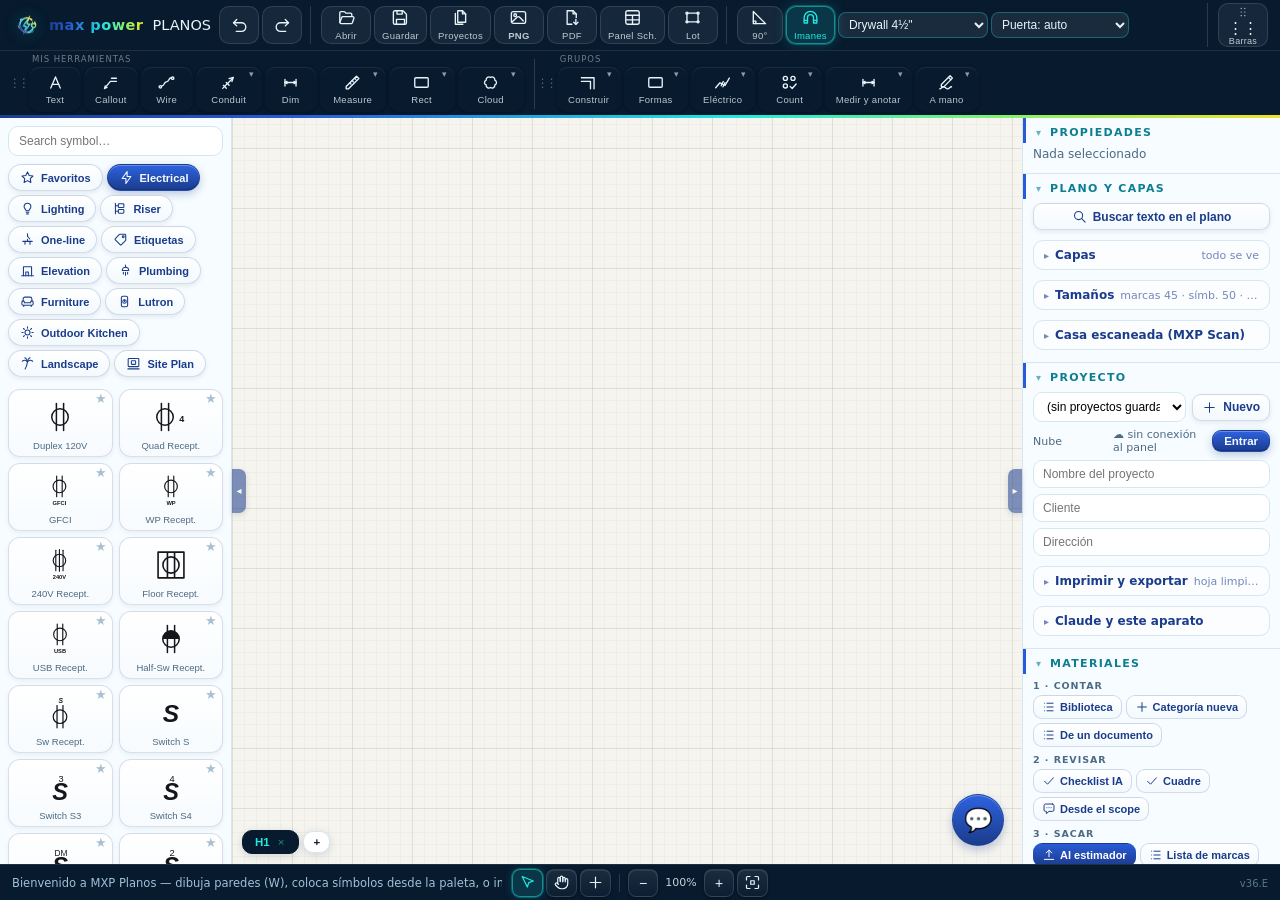
<file: index.html>
<!DOCTYPE html>
<html lang="es">
<head>
<meta charset="UTF-8">
<meta name="viewport" content="width=device-width, initial-scale=1.0, maximum-scale=1.0, user-scalable=no">
<!-- CSP (auditoría seguridad 03/09): GitHub Pages no permite cabeceras; esta meta corta la exfiltración si algo llegara a ejecutar script. pdf.js necesita worker-src blob: e img-src data:/blob:. El cerebro debe vivir en *.workers.dev (o agregar aquí su dominio). -->
<meta http-equiv="Content-Security-Policy" content="default-src 'self'; script-src 'self' 'wasm-unsafe-eval'; worker-src 'self' blob:; img-src 'self' data: blob:; style-src 'self' 'unsafe-inline'; font-src 'self' data:; connect-src 'self' https://*.supabase.co https://*.workers.dev; media-src 'self' blob:; base-uri 'none'; object-src 'none'; form-action 'none'">
<title>MXP Planos — Diseño Eléctrico y Arquitectónico</title>
<link rel="icon" href="data:image/svg+xml,%3Csvg xmlns='http://www.w3.org/2000/svg' viewBox='0 0 32 32'%3E%3Crect width='32' height='32' rx='6' fill='%231e2530'/%3E%3Ctext x='16' y='22' font-size='14' font-family='Arial' font-weight='bold' fill='%23f5b82e' text-anchor='middle'%3EMX%3C/text%3E%3C/svg%3E">
<link rel="manifest" href="manifest.webmanifest">
<meta name="theme-color" content="#071A2E">
<link rel="apple-touch-icon" href="icon-192.png">
<link rel="stylesheet" href="css/app.css">
</head>
<body>
<div id="app">

  <!-- ======= BARRA SUPERIOR ======= -->
  <header id="toolbar">
    <div class="tbRow tbRow1">
    <div class="brand"><img id="brandLogo" alt="Max Power" hidden><b>max power</b><span>PLANOS</span></div>

    <button id="btnPal" class="touch-only" title="Abrir / cerrar la paleta de símbolos" data-ico="symbols"><label>Símbolos</label></button>

    <!-- Fila 1 FIJA (pedido de Edgar 04/09): primero deshacer/rehacer, después
         las acciones de archivo, después los ajustes de dibujo. -->
    <div class="tgroup" id="grpHist">
      <button id="btnUndo" title="Deshacer (Ctrl+Z)" data-ico="undo"></button>
      <button id="btnRedo" title="Rehacer (Ctrl+Y)" data-ico="redo"></button>
    </div>

    <div class="tgroup" id="grpArchivo">
      <button id="btnOpen" title="Abrir cualquier documento: proyecto MXP, plano PDF o foto. Puedes escoger VARIOS planos de golpe —o un PDF de varias páginas— y sale el índice del set para marcar las hojas que entran. También sirve pegar con Ctrl+V o arrastrar al lienzo." data-ico="open"><label>Abrir</label></button>
      <button id="btnSave" title="Guardar el proyecto como archivo" data-ico="save"><label>Guardar</label></button>
      <button id="btnProyectos" title="Todos tus proyectos: los de este aparato y los de la nube. Abrir, duplicar, borrar e importar varios .mxp.json de golpe." data-ico="projects"><label>Proyectos</label></button>
      <button id="btnPng" title="Exportar imagen PNG" data-ico="png"><label>PNG</label></button>
      <button id="btnPrint" title="Imprimir / Guardar PDF" data-ico="pdf"><label>PDF</label></button>
      <button id="btnPanel" title="Panel Schedule &amp; Load Calculation (hoja E-2)" data-ico="panelsch"><label>Panel Sch.</label></button>
      <button id="btnLot" title="Buscar propiedad / lote (Property Appraiser, FEMA, Maps)" data-ico="lot"><label>Lot</label></button>
    </div>

    <div class="tgroup" id="grpAjustes">
      <button id="btnOrtho" title="ORTHO 90°: dibuja Y arrastra siempre recto, sin apretar Shift (F8). En el iPad déjalo encendido." data-ico="ortho"><label>90°</label></button>
      <button id="btnImanes" class="active" title="IMANES: cuando están encendidos, el punto se pega a las esquinas y ejes de lo ya dibujado. Apágalos si quieres poner la línea EXACTAMENTE donde tú tocas — las guías verdes se siguen viendo como referencia." data-ico="magnet"><label>Imanes</label></button>
      <select id="wallType" title="Tipo de pared al dibujar (drywall por defecto: en una casa solo el contorno es de bloque)">
        <option value="drywall" selected>Drywall 4½"</option>
        <option value="furr15">Furring 1½" (forro)</option>
        <option value="drywall25">Drywall 2½"</option>
        <option value="drywall35">Drywall 3½"</option>
        <option value="drywall6">Drywall 6"</option>
        <option value="block">8" Block</option>
        <option value="block12">12" Block</option>
        <option value="blockdry">8" Block + Furring (forrado)</option>
        <option value="block12dry">12" Block + Furring (forrado)</option>
        <option value="pony30">Half Wall 30" (media pared)</option>
        <option value="pony42">Half Wall 42" (barra)</option>
        <option value="screen">Screen / Malla 2" (lanai)</option>
      </select>
      <select id="doorSize" title="Tamaño de la puerta/ventana al colocar. Se ve siempre: lo que dice aquí es lo que se coloca.">
        <option value="0">Puerta: auto</option>
        <option value="18">Puerta 1'6" (pantry)</option>
        <option value="24">Puerta 2'0"</option>
        <option value="28">Puerta 2'4"</option>
        <option value="30">Puerta 2'6"</option>
        <option value="32">Puerta 2'8"</option>
        <option value="36">Puerta 3'0"</option>
      </select>
    </div>


    <div class="tgroup right">
      <button id="btnProps" class="touch-only" title="Abrir / cerrar propiedades y capas" data-ico="props"><label>Panel</label></button>
      <button id="btnBarras" title="Organizar las barras: cuáles ves, dónde van (arriba, abajo, a un lado) y qué herramientas tienes a mano" data-ico="bars">⋮⋮<label>Barras</label></button>
    </div>
    </div>
    <div class="dock horiz" id="dockTop"></div>
    <input type="file" id="fileBg" accept="image/*,application/pdf,.pdf" multiple hidden>
    <input type="file" id="fileBg2" accept="image/*,application/pdf,.pdf" hidden>
    <input type="file" id="fileOpen" accept=".json,application/json,application/pdf,.pdf,image/*" multiple hidden>
    <input type="file" id="fileProyectos" accept=".json,application/json" multiple hidden>
    <input type="file" id="fileDxf" accept=".dxf,text/plain" hidden>
  </header>

  <div id="toolMenu" hidden></div>
  <div id="barrasPanel" hidden></div>

  <div id="main">

    <!-- ======= PALETA DE SÍMBOLOS ======= -->
    <aside id="palette">
      <input type="search" id="symSearch" placeholder="Search symbol…">
      <div id="catTabs">
        <button class="cat" data-cat="fav" title="Tus símbolos de siempre" data-ico="fav">Favoritos</button>
        <button class="cat active" data-cat="electrical" data-ico="electrical">Electrical</button>
        <button class="cat" data-cat="lighting" data-ico="lighting">Lighting</button>
        <button class="cat" data-cat="riser" data-ico="riser">Riser</button>
        <button class="cat" data-cat="oneline" data-ico="oneline">One-line</button>
        <button class="cat" data-cat="notas" data-ico="etiquetas">Etiquetas</button>
        <button class="cat" data-cat="elev" data-ico="elevation">Elevation</button>
        <button class="cat" data-cat="plumbing" data-ico="plumbing">Plumbing</button>
        <button class="cat" data-cat="furniture" data-ico="furniture">Furniture</button>
        <button class="cat" data-cat="lutron" data-ico="lutron">Lutron</button>
        <button class="cat" data-cat="outdoor" data-ico="outdoor">Outdoor Kitchen</button>
        <button class="cat" data-cat="site" data-ico="landscape">Landscape</button>
        <button class="cat" data-cat="siteplan" data-ico="siteplan">Site Plan</button>
      </div>
      <div id="symList"></div>
    </aside>
    <div id="palGrip" title="Clic: esconder o mostrar la paleta de símbolos"><span class="tab"></span></div>

    <!-- ======= LIENZO ======= -->
    <div class="dock vert" id="dockLeft"></div>
    <div id="canvasWrap">
      <svg id="canvas" class="mxp" xmlns="http://www.w3.org/2000/svg">
        <style id="mxpStyle">
          .mxp { background:#f5f4ef; }
          .mxp .sym, .mxp .arch { stroke:#14161a; fill:none; stroke-width:1; stroke-linecap:round; stroke-linejoin:round; }
          .mxp .sym text, .mxp text.lbl { fill:#14161a; stroke:none; font-family:Arial, Helvetica, sans-serif; }
          /* GROSOR DE LÍNEA (Edgar 08/30: "las veo muy grandes"). Medido: el
             borde iba a 1.6" de grosor centrado en la cara, así que un bloque
             de 8" se veía de 9.6" — un 20% más gordo de lo real. A 0.9" el
             bloque se ve 8.9" y sigue leyéndose fuerte al imprimir; las
             divisiones a 0.6". La MEDIDA no cambia: 8" siguen siendo 8". */
          .mxp .wall-edge { stroke:#14161a; stroke-width:0.9; fill:none; }
          .mxp .wall-edge.dry { stroke-width:0.6; }
          .mxp .wall-fill-drywall { fill:#e8e6df; stroke:none; }
          .mxp .wall-fill-block { fill:url(#hatchBlock); stroke:none; }
          .mxp .jamb { stroke:#14161a; stroke-width:1.2; }
          .mxp .furr-line { stroke:#14161a; stroke-width:0.7; fill:none; }
          .mxp.sinEqName text.eqName { display:none; }
          .mxp .wire { stroke:#14161a; stroke-width:0.7; fill:none; }
          .mxp .wire.dashed { stroke-dasharray:4 3; }
          .mxp .wire-conduit-outer { stroke:#14161a; stroke-width:3.6; fill:none; stroke-linecap:butt; stroke-linejoin:miter; }
          .mxp .wire-conduit-inner { stroke:#ffffff; stroke-width:2; fill:none; stroke-linecap:butt; stroke-linejoin:miter; }
          .mxp .leader-line { stroke:#14161a; stroke-width:0.6; fill:none; }
          .mxp .leader-head { fill:#14161a; stroke:none; }
          .mxp .door-leaf { stroke:#14161a; stroke-width:1.4; fill:none; }
          .mxp .door-arc { stroke:#14161a; stroke-width:0.7; fill:none; stroke-dasharray:3 2.4; }
          .mxp .win-line { stroke:#14161a; stroke-width:0.9; fill:none; }
          .mxp .sgd-panel { stroke:#14161a; stroke-width:0.8; fill:#ffffff; }
          .mxp .screen-tick { stroke:#14161a; stroke-width:0.8; fill:none; }
          .mxp .dim { stroke:#8a2f2f; stroke-width:0.6; fill:none; }
          .mxp .dim text { fill:#8a2f2f; stroke:none; font-family:Arial, sans-serif; }
          .mxp .meas { stroke:#1c5fa8; stroke-width:0.8; fill:none; }
          .mxp .meas text { fill:#1c5fa8; stroke:none; font-family:Arial, sans-serif; font-weight:bold; }
          .mxp .sel { stroke:#0b84ff; stroke-width:1.2; fill:none; stroke-dasharray:5 4; }
          .mxp .handle { fill:#ffffff; stroke:#0b84ff; stroke-width:1.2; }
          .mxp .preview { opacity:0.55; }
          .mxp .osnap { fill:none; stroke:#0a8f3c; stroke-width:1.4; }
          .mxp .gridline { stroke:#d8d5ca; stroke-width:0.4; }
          .mxp .gridline.major { stroke:#c6c2b4; stroke-width:0.7; }
        </style>
        <defs>
          <pattern id="hatchBlock" width="6" height="6" patternUnits="userSpaceOnUse" patternTransform="rotate(45)">
            <rect width="6" height="6" fill="#efede6"></rect>
            <line x1="0" y1="0" x2="0" y2="6" stroke="#8f8b7e" stroke-width="0.8"></line>
          </pattern>
          <pattern id="grid12" width="12" height="12" patternUnits="userSpaceOnUse">
            <path d="M12 0 H0 V12" fill="none" class="gridline"></path>
          </pattern>
          <pattern id="grid60" width="60" height="60" patternUnits="userSpaceOnUse">
            <path d="M60 0 H0 V60" fill="none" class="gridline major"></path>
          </pattern>
        </defs>
        <g id="world">
          <g id="gGridBase"></g>
          <g id="gBackground"></g>
          <g id="gAreas"></g>
          <g id="gFurniture"></g>
          <g id="gWalls"></g>
          <g id="gElectrical"></g>
          <g id="gAnnot"></g>
          <g id="gCount"></g>
          <g id="gBusca"></g>
          <g id="gVisual"></g>
          <g id="gMeasure"></g>
          <g id="gPreview"></g>
          <g id="gSel"></g>
        </g>
      </svg>
      <div id="sheetTabs"></div>
    </div>
    <div class="dock vert" id="dockRight"></div>
    <div id="rpGrip" title="Arrastra: ensanchar o estrechar el panel · Clic: esconderlo o mostrarlo"><span class="tab"></span></div>

    <!-- ======= PANEL DERECHO ======= -->
    <aside id="rightPanel">
      <section class="panel" id="propsPanel">
        <h3>Propiedades</h3>
        <div id="propsBody" class="pbody muted">Nada seleccionado</div>
      </section>

      <!-- (v36.C, Edgar 02/10: «siento que tenemos demasiados botones… si no son
           necesarios, crea botones que se desplieguen y tengan varias opciones».)
           EL PANEL POR TAREAS. A la vista solo lo de cada sesión; lo que se toca una
           vez por plano va en desplegables EN LÍNEA (details.rpGrupo), cerrados de
           fábrica y con su estado en el título. Lo que solo sirve a veces aparece
           solo cuando sirve (pintaPanelDer). Ningún id sale del DOM: los manejadores
           se enlazan por id al cargar. -->
      <section class="panel" id="layersPanel">
        <h3>Plano y capas</h3>
        <div class="pbody" id="layersBody">
          <button id="btnBuscaPdf" title="Busca una palabra dentro del PDF del ingeniero (PANEL A, GFCI, 2-WAY...) y te lleva a donde está, en cualquier hoja del set" data-ico="buscar">Buscar texto en el plano</button>
          <!-- mientras se comparan dos pisos: fuera de los desplegables, a la vista -->
          <div class="sub" id="ovRow" hidden><span>Rojo</span><input type="range" id="ov2Op" min="10" max="100" value="70"></div>
          <div class="sub" id="ovRow2" hidden>
            <button id="btnOvEjes" style="flex:1" title="Busca los ejes (A, B, 1, 2…) en las dos hojas y las cuadra solas con todos los cruces" data-ico="diana">Por los ejes</button>
            <button id="btnOvAlign" style="flex:1" title="Toca 2 puntos de control (ejes) en cada plano y se cuadran solos" data-ico="diana">2 puntos</button>
            <button id="btnOvOff" style="flex:none" title="Quitar el overlay y devolver el color" data-ico="close">Quitar</button>
          </div>
          <details class="prGrupo rpGrupo" id="rpgFondo" data-k="fondo" hidden>
            <summary>Plano del ingeniero<span class="n rpRes" id="rpgFondoRes"></span></summary>
            <div class="prGrupoBody">
              <div class="row"><label>Opacidad</label><input type="range" id="bgOpacity" min="10" max="100" value="70" style="flex:1;min-width:0"></div>
              <button id="btnBgScale" title="Aplica la escala escrita en el plano (ej: 1/4&quot; = 1'-0&quot;) sin calibrar" data-ico="escala">Escala escrita en el plano</button>
              <button id="btnOv" title="Compara 2 pisos: el plano base se pone AZUL y el otro ROJO — donde no cuadran, algo cambió" data-ico="overlay">Comparar con otro piso (overlay)</button>
              <button id="btnBgLines" data-ico="tijera">Solo líneas (fondo transparente)</button>
              <button id="btnBgDel" class="danger rpUltimo" title="Borra la imagen del plano importado y deja SOLO lo que dibujaste. No se puede deshacer." data-ico="papelera">Quitar el plano de fondo</button>
            </div>
          </details>
          <details class="prGrupo rpGrupo" id="rpgCapas" data-k="capas">
            <summary>Capas<span class="n rpRes" id="rpgCapasRes"></span></summary>
            <div class="prGrupoBody">
              <label class="lay" title="Las marcas del Count (conteo manual sobre el plano del ingeniero)"><input type="checkbox" data-layer="count" checked> Marcas del Count</label>
              <label class="lay"><input type="checkbox" data-layer="electrical" checked> Eléctrico</label>
              <label class="lay subLay" title="Esconde el nombre impreso en el equipo del riser (PANEL, DISC, ATS, METER). El dibujo se queda igual."><input type="checkbox" id="cbEqName" checked> Nombres en el equipo del riser</label>
              <label class="lay"><input type="checkbox" data-layer="background" checked> Plano de fondo</label>
              <label class="lay"><input type="checkbox" data-layer="architecture" checked> Paredes</label>
              <label class="lay"><input type="checkbox" data-layer="annotation" checked> Cotas y textos</label>
              <label class="lay"><input type="checkbox" data-layer="areas" checked> Áreas y techos</label>
              <label class="lay"><input type="checkbox" data-layer="furniture" checked> Muebles y plomería</label>
              <label class="lay"><input type="checkbox" data-layer="grid" checked> Cuadrícula (solo en pantalla)</label>
            </div>
          </details>
          <details class="prGrupo rpGrupo" id="rpgTam" data-k="tam">
            <summary>Tamaños<span class="n rpRes" id="rpgTamRes"></span></summary>
            <div class="prGrupoBody">
              <div class="row" title="Tamaño de las marcas del Count (círculos, cuadrados, rombos con su número). Edgar, 15/09: «están muy grandes y se me van a confundir». Se guarda con el proyecto."><label>Marcas Count</label>
                <input type="range" id="pjCntEsc" min="30" max="150" step="5" value="45" style="flex:1;min-width:0">
                <span id="pjCntEscV" class="small muted" style="width:36px;text-align:right;flex:none">45%</span>
              </div>
              <div class="row" title="Tamaño de los devices (switches, receptáculos, luces…) respecto al plano. Muebles, paneles y site siguen a tamaño real. Se guarda con el proyecto y sale igual en el PDF."><label>Símbolos</label>
                <input type="range" id="pjSymEsc" min="30" max="120" step="5" value="50" style="flex:1;min-width:0">
                <span id="pjSymEscV" class="small muted" style="width:36px;text-align:right;flex:none">50%</span>
              </div>
              <div class="row" title="Grosor de las líneas del plano: paredes, puertas, ventanas, símbolos, cables. No cambia las ayudas de pantalla (selección, cotas, grilla). Se guarda con el proyecto y sale igual en el PDF."><label>Líneas</label>
                <input type="range" id="pjLwEsc" min="30" max="130" step="5" value="50" style="flex:1;min-width:0">
                <span id="pjLwEscV" class="small muted" style="width:36px;text-align:right;flex:none">50%</span>
              </div>
              <div class="row" title="A cuánto se redondean las medidas que se ven y se imprimen"><label>Redondear a</label>
                <select id="pjPrec" style="flex:1">
                  <option value="8">1/8"</option>
                  <option value="4" selected>1/4"</option>
                  <option value="2">1/2"</option>
                  <option value="1">1"</option>
                </select>
              </div>
            </div>
          </details>
          <details class="prGrupo rpGrupo" id="rpgScan" data-k="scan">
            <summary>Casa escaneada (MXP Scan)</summary>
            <div class="prGrupoBody">
              <button id="btnWeld" title="Después de arrastrar cada cuarto a su sitio: fusiona las paredes dobladas del empate, suelda esquinas y re-tipa solo (calle=block, interior=drywall)" data-ico="magnet">Soldar las piezas del escaneo</button>
              <button id="btnGuiaDel" title="Borrar el contorno de guía calcado del survey (las piezas se quedan donde están)" data-ico="brujula" hidden>Borrar la guía del survey</button>
              <button id="btnRecibo" title="Compara lo que trae el archivo de MXP Scan con lo que se dibujó aquí" data-ico="recibo" hidden>Recibo del último escaneo</button>
              <button id="btnPlanoIA" title="El cerebro lee la imagen del plano (el fondo, o una foto que escojas) y arma los cuartos como piezas editables" data-ico="varita">IA: plano desde una imagen</button>
            </div>
          </details>
        </div>
      </section>

      <section class="panel" id="projPanel">
        <h3>Proyecto</h3>
        <div class="pbody">
          <div class="row" title="Tus proyectos: los guardados en este aparato y, con sesión, los que están solo en la nube (☁). Elige uno y se abre; el que dejas queda guardado.">
            <select id="pjLista" style="flex:1;min-width:0" aria-label="Proyectos"></select>
            <button id="pjNuevo" style="flex:none" title="Empezar un proyecto nuevo — el actual queda guardado en este aparato" data-ico="mas">Nuevo</button>
          </div>
          <div class="row"><label>Nube</label><span id="pjNube" class="nubeBadge off"></span>
            <button id="pjEntrar" title="Entra con tu usuario del panel de Max Power: a partir de ahí los planos suben solos a la nube">Entrar</button></div>
          <input id="pjName" placeholder="Nombre del proyecto">
          <input id="pjClient" placeholder="Cliente">
          <input id="pjAddress" placeholder="Dirección">
          <details class="prGrupo rpGrupo" id="rpgSalida" data-k="salida">
            <summary>Imprimir y exportar<span class="n rpRes" id="rpgSalidaRes"></span></summary>
            <div class="prGrupoBody">
              <div class="rpSub">Lo que sale con el botón PDF</div>
              <div class="row"><label>Hoja</label>
                <select id="pjSheet" style="flex:1" title="Qué sale al imprimir o exportar el PDF">
                  <option value="limpia" selected>Solo el plano (hoja limpia)</option>
                  <option value="marco">Solo el plano, con marco</option>
                  <option value="full">Con carátula y leyenda</option>
                </select>
              </div>
              <div class="row"><label>Escala</label>
                <select id="pjScale" style="flex:1" title="Escala al imprimir. Si a esa escala no cabe en la hoja, se baja sola a la mayor que cabe y te lo dice.">
                  <option value="fit" selected>Ajustar a la hoja</option>
                  <option value="24">1/2" = 1'-0"</option>
                  <option value="32">3/8" = 1'-0"</option>
                  <option value="48">1/4" = 1'-0"</option>
                  <option value="64">3/16" = 1'-0"</option>
                  <option value="96">1/8" = 1'-0"</option>
                </select>
              </div>
              <div class="row" title="El sello que va estampado sobre el plano al imprimir o exportar (como el de un plano de ingeniero)"><label>Sello</label>
                <select id="pjSello" style="flex:1">
                  <option value="" selected>Sin sello</option>
                  <option value="FOR PERMIT">FOR PERMIT</option>
                  <option value="FOR CONSTRUCTION">FOR CONSTRUCTION</option>
                  <option value="AS-BUILT">AS-BUILT</option>
                  <option value="NOT FOR CONSTRUCTION">NOT FOR CONSTRUCTION</option>
                  <option value="FOR REVIEW / BID">FOR REVIEW / BID</option>
                  <option value="REVISION">REVISION</option>
                </select>
              </div>
              <div id="pjSelloNota" class="rpNota" hidden>Con «Solo el plano (hoja limpia)» el sello no sale: elige la hoja con marco o con carátula.</div>
              <div class="rpSub">Cajetín — sale con carátula y en el Panel Schedule</div>
              <div class="row">
                <input id="pjJob" placeholder="Job No. (MXP-…)">
                <input id="pjSheetNo" placeholder="Nº hoja" style="width:70px;flex:none" title="Número de ESTA hoja (también se cambia con doble clic en su pestaña)">
              </div>
              <input id="pjSheetTitle" placeholder="Título de esta hoja (POWER RISER DIAGRAM)">
              <input id="pjDrawn" placeholder="Dibujado por" value="">
              <div class="rpSub">Otros archivos</div>
              <button id="btnPdfVec" title="PDF vectorial ENCIMA del original: el plano del ingeniero no se convierte en imagen. Solo funciona si esta hoja tiene un PDF de fondo." data-ico="pdf" hidden>PDF encima del original</button>
              <div class="row" title="DXF: el formato con el que se habla con AutoCAD y Revit sin pasar por PDF">
                <label class="corto">DXF</label>
                <button id="btnDxfExp" style="flex:1" title="Exportar esta hoja a DXF, en pulgadas y por capas (A-WALL, E-POWR, A-ANNO…). Sale exactamente lo que se ve." data-ico="dxf">Exportar</button>
                <button id="btnDxfImp" style="flex:1" title="Importar un DXF del ingeniero. Entra como líneas y rótulos: un DXF ajeno no dice cuál de sus líneas es una pared." data-ico="upload">Importar</button>
              </div>
            </div>
          </details>
          <details class="prGrupo rpGrupo" id="rpgAparato" data-k="aparato">
            <summary>Claude y este aparato</summary>
            <div class="prGrupoBody">
              <button id="btnAI" title="Pregúntale a Claude sobre este plano (no toca nada: contesta). Aquí están también sus ajustes, el botón de probar y «tomé una medida y no cuadra»." data-ico="chat">Preguntarle a Claude · ajustes</button>
              <button id="btnPurgar" class="danger rpUltimo" title="Borra TODOS los proyectos guardados en este aparato, los PDF importados, la sesión del estimador y el token del cerebro (iPad compartido o prestado). Lo que bajaste como .mxp.json no se toca." data-ico="escoba">Borrar todo lo guardado en este aparato</button>
            </div>
          </details>
        </div>
      </section>

      <section class="panel" id="matPanel">
        <h3>Materiales</h3>
        <!-- (v35.M, Edgar 26/09: «esos botones están bien regados… organízame eso y dale un sentido»)
             Tres grupos, en el orden en que se trabaja: CONTAR → REVISAR → SACAR -->
        <div id="matBarra">
          <div class="mbGrupo"><span class="mbTit">1 · Contar</span>
            <button id="btnMatTlib" title="Tus tool sets de Bluebeam (Boxes, Receptacles, Lights, Demolition…): eliges qué contar y cada categoría llega al estimador con su nombre" data-ico="lista">Biblioteca</button>
            <button id="btnMatNueva" title="Crear una categoría de conteo con tu propio nombre" data-ico="mas">Categoría nueva</button>
            <button id="btnDoc" title="Leer un conteo de un documento: pega la tabla tal cual y la app saca cada renglón con su cantidad y te propone la receta" data-ico="lista">De un documento</button>
          </div>
          <div class="mbGrupo"><span class="mbTit">2 · Revisar</span>
            <button id="btnChk" title="Checklist del set con IA: el cerebro lee los PDF del proyecto enteros y arma el checklist para estimar (leyenda, demolición, circuitos, rutas, walk-thru, preguntas y alcance). Solo para ver: no cambia el takeoff" data-ico="ok">Checklist IA</button>
            <button id="btnCuadre" title="Cuadre: lo que trazaste y contaste contra lo que dice el panel schedule o el documento — circuitos por panel, breakers y conteo, con la diferencia en rojo" data-ico="ok">Cuadre</button>
            <button id="btnScope" title="Estimado desde el scope of work: el cerebro propone recetas e ítems con cantidades, el código calcula, tú apruebas fila a fila (E10)" data-ico="chat">Desde el scope</button>
          </div>
          <div class="mbGrupo"><span class="mbTit">3 · Sacar</span>
            <button id="btnEst" class="pri" title="Enviar el takeoff al estimador de Max Power (crea un estimado BORRADOR)" data-ico="upload">Al estimador</button>
            <button id="btnMarcas" title="Lista de marcas (como el Markups List de Bluebeam): cada objeto del plano en una tabla — clic para ir a él, filtro y CSV" data-ico="lista">Lista de marcas</button>
            <details class="mbCsv" id="matCsv" data-k="csv">
              <summary data-ico="download">CSV para Excel</summary>
              <div class="mbCsvBody">
            <button id="btnCsv" title="Exportar lista de materiales a CSV (Excel)" data-ico="download">Materiales</button>
            <button id="btnCntCsv" title="Exportar el conteo a CSV: una columna por hoja y el total del set" data-ico="download">Conteo</button>
            <button id="btnRtCsv" title="Exportar las rutas a CSV: una fila por tipo y zona, una columna por hoja y el total del set" data-ico="download">Rutas</button>
              </div>
            </details>
          </div>
        </div>
        <div class="pbody" id="countsBody"><span class="muted">Sin elementos aún</span></div>
      </section>
    </aside>
  </div>

  <!-- ======= BUSCAR IGUALES EN EL PLANO → COUNT (5.9) ======= -->
  <div id="visualBox" class="oculto">
    <div id="visualCab">
      <span id="visualTit">BUSCAR IGUALES EN EL PLANO</span>
      <button id="visualCerrar" title="Cerrar" data-ico="close"></button>
    </div>
    <div id="visualCuerpo"></div>
  </div>

  <!-- ======= LEER LA LEYENDA DEL INGENIERO (E4): la tabla de símbolos → categorías del Count ======= -->
  <div id="leyBox" class="oculto">
    <div id="leyCab">
      <span id="leyTit">LEER LA LEYENDA DEL PLANO</span>
      <button id="leyCerrar" title="Cerrar" data-ico="close"></button>
    </div>
    <div id="leyCuerpo"></div>
  </div>

  <!-- ======= CUÉNTAME LOS DEVICES (E27, 18/09): el cerebro cuenta por losas, Edgar revisa ======= -->
  <div id="cuentaBox" class="oculto">
    <div id="cuentaCab">
      <span id="cuentaTit">CUÉNTAME LOS DEVICES</span>
      <button id="cuentaCerrar" title="Cerrar" data-ico="close"></button>
    </div>
    <div id="cuentaCuerpo"></div>
  </div>

  <!-- ======= PROPÓN LA RUTA (E30, 20/09): paneles, circuitos y el camino del tubo ======= -->
  <div id="rutasBox" class="oculto">
    <div id="rutasCab">
      <span id="rutasTit">PROPÓN LA RUTA</span>
      <button id="rutasCerrar" title="Cerrar" data-ico="close"></button>
    </div>
    <div id="rutasCuerpo"></div>
  </div>

  <!-- ======= LEE LAS NOTAS → CUIDADO CON ESTO (E29, 19/09) ======= -->
  <div id="notasBox" class="oculto">
    <div id="notasCab">
      <span id="notasTit">CUIDADO CON ESTO — LAS NOTAS DEL INGENIERO</span>
      <button id="notasCerrar" title="Cerrar" data-ico="close"></button>
    </div>
    <div id="notasCuerpo"></div>
  </div>

  <!-- ======= ESTIMADO DESDE SCOPE (E10): el cerebro propone, el código calcula, Edgar aprueba ======= -->
  <div id="scopeBox" class="oculto">
    <div id="scopeCab">
      <span id="scopeTit">ESTIMADO DESDE EL SCOPE</span>
      <button id="scopeCerrar" title="Cerrar" data-ico="close"></button>
    </div>
    <div id="scopeCuerpo"></div>
  </div>

  <!-- ======= CHECKLIST DEL SET CON IA (26/09, v35.J) ======= -->
  <div id="chkBox" class="oculto">
    <div id="chkCab">
      <span id="chkTit">CHECKLIST DEL SET · IA</span>
      <button id="chkCerrar" title="Cerrar" data-ico="close"></button>
    </div>
    <div id="chkCuerpo"></div>
  </div>

  <!-- ======= LEER UN CONTEO DE UN DOCUMENTO (17/09) ======= -->
  <div id="docBox" class="oculto">
    <div id="docCab">
      <span id="docTit">CONTEO DESDE UN DOCUMENTO</span>
      <button id="docCerrar" title="Cerrar" data-ico="close"></button>
    </div>
    <div id="docCuerpo"></div>
  </div>

  <!-- ======= CUADRE: lo del plano contra lo del schedule / documento (17/09) ======= -->
  <div id="cuadreBox" class="oculto">
    <div id="cuadreCab">
      <span id="cuadreTit">CUADRE — PLANO vs SCHEDULE</span>
      <button id="cuadreCerrar" title="Cerrar" data-ico="close"></button>
    </div>
    <div id="cuadreCuerpo"></div>
  </div>

  <!-- ======= BUSCAR TEXTO EN EL PDF DEL INGENIERO (5.8) ======= -->
  <div id="buscaBox" class="oculto">
    <div id="buscaCab">
      <span id="buscaTit">BUSCAR EN EL PLANO</span>
      <span id="buscaN" class="muted small"></span>
      <button id="buscaPrev" title="Anterior" data-ico="flechaArriba"></button>
      <button id="buscaSig" title="Siguiente" data-ico="flechaAbajo"></button>
      <button id="buscaCerrar" title="Cerrar" data-ico="close"></button>
    </div>
    <div id="buscaFiltro">
      <input type="search" id="buscaTxt" placeholder="Palabra del plano… (PANEL A, GFCI, 2-WAY)">
      <label class="lay" title="Buscar en todas las hojas del set que vengan del mismo PDF"><input type="checkbox" id="buscaTodas" checked> Todo el set</label>
      <label class="lay" title="CHI-1 no encuentra CHI-11: la palabra tiene que terminar ahí. Para números de circuito es lo que quieres."><input type="checkbox" id="buscaEntera"> Palabra entera</label>
      <button id="buscaCoge" class="small" title="Coger del plano: el próximo toque sobre un texto del PDF lo mete aquí y lo busca">👆 Coger del plano</button>
    </div>
    <div id="buscaMarcar" class="oculto">
      <div class="swRow" id="buscaColor"></div>
      <button id="buscaResalta" class="small">Resaltar</button>
      <button id="buscaAlConteo" class="small" title="Cada resultado pasa a ser una marca del Count, con su número y su total">→ Conteo</button>
      <button id="buscaBorra" class="small" title="Quitar del plano los resaltes de esta búsqueda">Quitar</button>
    </div>
    <div id="buscaLista"></div>
  </div>

  <div id="tlibBox" class="oculto">
    <div id="tlibCab">
      <span id="tlibTit">BIBLIOTECA DE TAKEOFF</span>
      <span id="tlibN" class="muted small"></span>
      <button id="tlibCerrar" title="Cerrar" data-ico="close"></button>
    </div>
    <div id="tlibFiltro">
      <input type="search" id="tlibTxt" placeholder="Busca un tool: receptacle, 4x4, smoke, panel, EMT…">
      <label class="lay" title="Ver solo los tools que casan con un item del catálogo del estimador"><input type="checkbox" id="tlibSoloCat"> Solo con item</label>
    </div>
    <div id="tlibLista"></div>
    <div id="tlibPie">
      <span class="muted small" style="flex:1"><b>Toca un device y empieza a contarlo</b>: se añade al proyecto solo y queda activo. Cada categoría llega al estimador con su nombre.</span>
      <span id="tlibSel" class="muted small" hidden></span>
      <button id="tlibAnadir" disabled hidden>Añadir al proyecto</button>
    </div>
  </div>

  <!-- ======= AGREGAR AL TAKEOFF A MANO (v35.H): buscar en la biblioteca, el catálogo y las recetas ======= -->
  <div id="manoBox" class="oculto">
    <div id="manoCab">
      <span id="manoTit">AGREGAR AL TAKEOFF A MANO</span>
      <button id="manoCerrar" title="Cerrar" data-ico="close"></button>
    </div>
    <div id="manoFiltro"><input type="search" id="manoTxt" placeholder="Busca: emt 1/2, quad, 4x4, smoke, disconnect…" autocomplete="off"><button id="manoTlib" title="Ver la biblioteca de takeoff entera, por sets (Boxes, Receptacles, Lights, Demolition…), y añadir categorías para contar en el plano">📚 Biblioteca</button></div>
    <div id="manoLista"></div>
    <div id="manoPie">
      <div id="manoElegido" class="small">Elige una fila de la lista</div>
      <div id="manoFila2">
        <input id="manoCant" inputmode="decimal" placeholder="Cantidad — 16x10 = 160" autocomplete="off" disabled>
        <span id="manoUni" class="muted small"></span>
        <button id="manoOk" disabled>Agregar</button>
      </div>
    </div>
    <div id="manoYa"></div>
  </div>

  <!-- ======= LISTA DE MARCAS (Markups List) — panel flotante, no modal: se queda abierto mientras recorres el plano ======= -->
  <div id="marcasBox" class="oculto">
    <div id="marcasCab">
      <span id="marcasTit">📋 LISTA DE MARCAS</span>
      <span id="marcasN" class="muted small"></span>
      <button id="marcasMarcar" title="Marca de una vez todo lo que quedó en la lista con este filtro. Después, Propiedades los cambia todos a la vez y Supr los borra. Lo que esté en una capa apagada no se marca." data-ico="varita"></button>
      <button id="marcasCsv" title="Exportar esta lista (con el filtro puesto) a CSV" data-ico="download"></button>
      <button id="marcasCerrar" title="Cerrar" data-ico="close"></button>
    </div>
    <div id="marcasFiltro">
      <input type="search" id="marcasBusca" placeholder="Buscar… (texto, etiqueta, tipo)">
      <select id="marcasTipo">
        <option value="">Todo</option>
        <option value="wall">Paredes</option>
        <option value="count">Conteo (Count)</option>
        <option value="ink">Tinta (lápiz y resaltador)</option>
        <option value="opening">Puertas y ventanas</option>
        <option value="symbol">Símbolos</option>
        <option value="text">Textos</option>
        <option value="leader">Notas (callout)</option>
        <option value="dim">Cotas</option>
        <option value="area">Superficies</option>
        <option value="line">Líneas y polilíneas</option>
        <option value="circ">Circuitos (homeruns)</option>
        <option value="wire">Cableado y tubería</option>
      </select>
    </div>
    <div id="marcasCuerpo"><table id="marcasTabla"></table></div>
  </div>

  <!-- ======= BARRA DE ESTADO ======= -->
  <div class="dock horiz abajo" id="dockBottom"></div>
  <!-- Barra de abajo, fija y fina (estilo Bluebeam): aviso a la izquierda,
       Select / Pan / zoom en el centro, coordenadas y versión a la derecha. -->
  <footer id="statusbar">
    <span id="hint">Selecciona una herramienta para comenzar</span>
    <div id="navFijo">
      <button class="tool active" data-tool="select" data-ico="select" title="Seleccionar (V)"></button>
      <button class="tool" data-tool="pan" data-ico="pan" title="Mover vista (H)"></button>
      <!-- En el iPad no hay tecla Shift: este botón enciende el modo "ir sumando",
           y mientras está encendido cada toque marca o desmarca sin mover nada. -->
      <button id="btnSumar" class="act" data-ico="mas" title="Ir sumando a la selección: mientras esté encendido, cada toque marca o desmarca (en la PC es lo mismo que Shift+clic)"></button>
      <span class="sep"></span>
      <button class="act zo" data-act="zoomOut" title="Alejar">−</button>
      <span id="zoomLabel" title="Zoom">100%</span>
      <button class="act zo" data-act="zoomIn" title="Acercar">+</button>
      <button class="act zo" data-act="zoomFit" data-ico="ajustar" title="Ajustar a contenido"></button>
    </div>
    <span class="sbDer"><span id="coords"></span><span id="verTag"></span></span>
  </footer>
</div>

<!-- ======= EDITOR DE PANEL SCHEDULE (E-2) ======= -->
<div id="panelModal" class="modal" hidden>
  <div class="modalBox">
    <div class="modalHead">
      <b>PANEL SCHEDULE &amp; LOAD CALCULATION</b>
      <div class="mbtns">
        <button id="psPrint" data-ico="pdf">Print Sheet (E-2)</button>
        <button id="psClose" data-ico="close">Cerrar</button>
      </div>
    </div>
    <div class="psHeader">
      <label>Panel <input id="psName" style="width:50px"></label>
      <label>Voltaje <input id="psVolts" style="width:130px"></label>
      <label>Main <input id="psMain" style="width:90px"></label>
      <label>Montaje <input id="psMount" style="width:140px"></label>
      <label>Espacios <input id="psSpaces" type="number" min="2" max="84" step="2" style="width:56px"></label>
      <button id="psFromPlan" class="small" title="Lee el atributo Circuito de cada símbolo del plano (A-12, 14…) y escribe en cada circuito cuántos receptáculos y luminarias cuelgan de él, con su VA (180 VA por receptáculo, 100 VA por luminaria)" data-ico="download">Traer del plano</button>
      <label>AIC <input id="psAic" style="width:110px"></label>
    </div>
    <div class="psGrid"><table id="psTable"></table></div>
    <div id="psTotals" class="psTotals"></div>
    <h4>LOAD CALCULATION — NEC 220.83 <button id="psAddLoad" class="small">+ Agregar carga</button></h4>
    <table id="psLoads" class="psLoadsT"></table>
    <div id="psCalc" class="psCalc"></div>
  </div>
</div>

<!-- ======= DIÁLOGO PROPIO (el visor bloquea los del navegador) ======= -->
<div id="projModal" class="modal" hidden>
  <div class="modalBox" style="width:min(880px,96vw)">
    <div class="modalHead">
      <b>&#9729; PROYECTOS</b>
      <div class="mbtns">
        <button id="pmNuevo" title="Empezar un proyecto nuevo (el actual queda guardado)">&#127381; Nuevo</button>
        <button id="pmImport" title="Meter de golpe varios .mxp.json que tengas en el aparato">&#11014; Importar archivos</button>
        <button id="pmRefresh" title="Volver a leer este aparato y la nube">&#128260; Actualizar</button>
        <button id="pmClose">&#10005; Cerrar</button>
      </div>
    </div>
    <div id="pmBody"></div>
    <div class="muted small" style="margin-top:8px">Lo que dibujas se guarda solo en este aparato y sube a la nube cuando hay sesión del panel e internet. Los .mxp.json que descargaste no se tocan nunca.</div>
  </div>
</div>
<div id="askModal" class="modal" hidden style="z-index:80">
  <div class="modalBox" style="width:min(440px,92vw)">
    <div id="askTitle" style="font-size:13.5px;margin-bottom:10px;white-space:pre-wrap;line-height:1.5"></div>
    <input id="askInput" style="width:100%;padding:9px;font-size:15px;border:1px solid #ccc;border-radius:6px;box-sizing:border-box">
    <datalist id="askLista"></datalist>
    <textarea id="askArea" rows="4" style="width:100%;padding:9px;font-size:15px;border:1px solid #ccc;border-radius:6px;box-sizing:border-box;display:none;resize:vertical;font-family:inherit" placeholder="Enter hace un renglón nuevo · Ctrl+Enter o el botón para aceptar"></textarea>
    <div style="margin-top:12px;display:flex;gap:8px;justify-content:flex-end">
      <button id="askCancel" style="padding:7px 14px;border:1px solid #c9c9c3;background:#fff;border-radius:6px;cursor:pointer">Cancelar</button>
      <button id="askTercero" style="display:none;padding:7px 14px;border:1px solid #1e2530;background:#fff;color:#1e2530;font-weight:600;border-radius:6px;cursor:pointer"></button>
      <button id="askOk" style="padding:7px 18px;border:none;background:#1e2530;color:#fff;font-weight:700;border-radius:6px;cursor:pointer">OK</button>
    </div>
  </div>
</div>

<!-- ======= BUSCADOR DE PROPIEDAD / LOTE ======= -->
<!-- ======= ASISTENTE MXP (revisión del plano) ======= -->
<div id="aiModal" class="modal" hidden style="z-index:75">
  <div class="modalBox" style="width:min(760px,96vw)">
    <div class="modalHead">
      <b>💬 PREGÚNTALE A CLAUDE — sobre este plano</b>
      <div class="mbtns"><button id="aiClose" data-ico="close">Cerrar</button></div>
    </div>
    <div id="aiBody" class="pbody"></div>
  </div>
</div>

<div id="setModal" class="modal" hidden style="z-index:78">
  <div class="modalBox" style="width:min(860px,96vw)">
    <div class="modalHead">
      <b>📚 EL SET DE PLANOS — elige qué hojas entran</b>
      <div class="mbtns"><button id="setCerrar" data-ico="close">Cerrar</button></div>
    </div>
    <div class="pbody">
      <div id="setEstado" class="bMuted"></div>
      <div id="setBotones" class="row" hidden>
        <button id="setTodas" style="flex:1">Todas</button>
        <button id="setNinguna" style="flex:1">Ninguna</button>
        <button id="setElectricas" style="flex:1" title="Las hojas cuyo número empieza por E (E-1, ED-2.2, EP-3): las eléctricas">Solo las E‑*</button>
      </div>
      <div id="setLista" class="setLista"></div>
      <div id="setPeso" class="muted small"></div>
      <button id="setImporta" style="padding:10px;font-weight:700" hidden></button>
    </div>
  </div>
</div>

<div id="lotModal" class="modal" hidden>
  <div class="modalBox" style="width:min(580px,94vw)">
    <div class="modalHead">
      <b>🔎 PROPERTY / LOT SEARCH</b>
      <div class="mbtns"><button id="lotClose" data-ico="close">Cerrar</button></div>
    </div>
    <div class="pbody">
      <input id="lotAddr" placeholder="Dirección o folio — ej: 410 S Sterling Ave, Tampa, FL 33609" style="font-size:14px;padding:8px">
      <div class="row"><label>Condado</label><select id="lotCounty" style="flex:1"></select></div>
      <div class="row">
        <button id="lotAddCounty" style="flex:1">+ Agregar condado</button>
        <button id="lotEditCounty" style="flex:1" data-ico="editar">Editar</button>
        <button id="lotDelCounty" style="flex:1" data-ico="papelera">Borrar</button>
      </div>
      <button id="lotDirect" style="padding:9px;font-weight:700" data-ico="diana">Ir directo al lote</button>
      <div class="muted small">Busca la dirección exacta dentro del sitio del condado — el primer resultado es la página del lote. Si pones el número de folio (Hillsborough), abre el lote directo.</div>
      <button id="lotOpenPA" style="padding:7px" data-ico="buscar">Abrir el buscador del Property Appraiser</button>
      <div class="muted small">Al abrir, la dirección queda copiada — pégala (Ctrl+V) en el buscador de la página.</div>
      <div class="row">
        <button id="lotGoogle" style="flex:1" data-ico="buscar">Google</button>
        <button id="lotMaps" style="flex:1" data-ico="mapa">Maps</button>
        <button id="lotFema" style="flex:1" data-ico="agua">FEMA Flood</button>
      </div>
      <div id="lotFallback" hidden>
        <a id="lotUrlA" href="#" target="_blank" rel="noopener" style="display:block;text-align:center;padding:9px;background:#1e2530;color:#f5b82e;font-weight:700;border-radius:6px;text-decoration:none;margin-top:4px">↗ ABRIR EN PESTAÑA NUEVA</a>
        <div class="muted small" style="margin-top:4px">Si el botón de arriba no abre (visor bloqueado): copia el link y pégalo en la <b>barra de direcciones</b> del navegador (no en el buscador de Google):</div>
        <div class="row">
          <input id="lotUrl" readonly style="flex:1;font-size:11px">
          <button id="lotCopy" style="flex:none" data-ico="copiar">Copiar</button>
        </div>
      </div>
    </div>
  </div>
</div>

<!-- ======= HOJA DE IMPRESIÓN ======= -->
<div id="printSheet" hidden></div>

<script src="js/icons.js"></script>
<script src="js/vendor/pdf.min.js"></script>
<script src="js/logo.js"></script>
<script src="js/config.js"></script>
<script src="js/symbols.js"></script>
<script src="js/takeoff-lib.js"></script>
  <script src="js/nec.js"></script>
<script src="js/app.js"></script>
</body>
</html>
</file>
<file: css/app.css>
/* ============================================================
   MXP Planos — identidad Max Power (misma que mxpes.com y la
   App de Operaciones): marco oscuro --mp-deep, superficies
   celestes, gradiente eléctrico como firma, cyan SOLO en oscuro.
   ============================================================ */
:root {
  --mp-navy:   #1B3C8C;
  --mp-blue:   #2A5BD7;
  --mp-cyan:   #22E8E0;   /* solo sobre fondos oscuros */
  --mp-lime:   #8CF06A;
  --mp-yellow: #EFE22E;
  --mp-deep:   #071A2E;
  --mp-grad: linear-gradient(96deg,#1B3C8C 0%,#2A5BD7 24%,#22E8E0 58%,#8CF06A 80%,#EFE22E 100%);
  --mp-sky-1: #F6FCFF;
  --mp-sky-2: #E8F3FA;
  --mp-sky-3: #DCEEF7;
  --mp-card:  #FFFFFF;
  --mp-line:  #D6E7F1;
  --mp-ink:   #0B2036;
  --mp-ink-2: #4D6A83;
  --mp-teal-text: #0D7D92;
  --mp-danger: #B3383B;
}
* { box-sizing: border-box; margin: 0; padding: 0; }
[hidden] { display: none !important; }
html, body { height: 100%; overflow: hidden; }
body {
  font-family: system-ui, -apple-system, "Segoe UI Variable", "Segoe UI", Roboto, sans-serif;
  font-size: 13px;
  color: var(--mp-ink);
  background: var(--mp-sky-2);
}

#app { display: flex; flex-direction: column; height: 100vh; }

/* ===== Toolbar (marco oscuro con la firma de gradiente) ===== */
/* DOS FILAS (Edgar, 04/09: "las barras donde están todas las herramientas
   no podrían estar ordenadas y diferenciadas… cada vez que quiero buscar un
   tool se me pierde entre tanto, como está Bluebeam"). Arriba el MANDO
   (marca, ajustes, deshacer, archivo); debajo, el muelle superior con las
   barras movibles (ver BARRAS MOVIBLES más abajo). */
#toolbar {
  display: flex; flex-direction: column; align-items: stretch; gap: 0;
  background: var(--mp-deep); color: #E8F3FA;
  padding: 0; flex: none;
  border-bottom: 3px solid;
  border-image: linear-gradient(96deg,#1B3C8C 0%,#2A5BD7 24%,#22E8E0 58%,#8CF06A 80%,#EFE22E 100%) 1;
}
.tbRow { display: flex; align-items: center; gap: 8px; padding: 3px 12px; }
/* la fila 1 es fija: si no cabe, se parte en dos líneas (nunca se corta ni se desliza) */
.tbRow1 { min-height: 46px; flex-wrap: wrap; row-gap: 2px; }
/* ===== BARRAS MOVIBLES (v30.O, estilo Bluebeam) =====
   Tres barras — Mis herramientas, Grupos, Navegar y zoom — que viven en uno
   de cuatro "muelles" (docks): arriba (bajo la fila 1), abajo (sobre la barra
   de estado), izquierda o derecha del lienzo (verticales). El JS las pinta
   según el orden guardado; aquí solo está el aspecto. */
.dock { display: flex; background: var(--mp-deep); color: #E8F3FA; flex: none; }
.dock.horiz { flex-wrap: wrap; align-items: stretch; padding: 0 6px; border-top: 1px solid rgba(255,255,255,.09); }
#dockBottom.horiz { border-top: none; border-top: 3px solid; border-image: linear-gradient(96deg,#1B3C8C 0%,#2A5BD7 24%,#22E8E0 58%,#8CF06A 80%,#EFE22E 100%) 1; }
.dock.vert { flex-direction: column; align-items: center; width: 68px; padding: 6px 0; overflow-y: auto; }
#dockLeft.vert { border-right: 1px solid rgba(255,255,255,.09); }
#dockRight.vert { border-left: 1px solid rgba(255,255,255,.09); }
.dock:empty { display: none; }
/* muelle vertical con más de lo que cabe: flecha pegada abajo mientras haya más */
.dock.vert.mas::after { content: '▾'; position: sticky; bottom: 0; flex: none; width: 100%; height: 20px; margin-top: -20px; text-align: center; font-size: 13px; line-height: 20px; color: var(--mp-cyan); background: linear-gradient(180deg, rgba(7,26,46,0), var(--mp-deep) 70%); pointer-events: none; }
body.touch .dock.vert::-webkit-scrollbar { -webkit-appearance: none; width: 5px; }
/* mientras arrastras una barra, hasta los muelles vacíos se ven, para soltarla ahí */
body.moviendoBarra .dock { display: flex; outline: 2px dashed rgba(34,232,224,.35); outline-offset: -3px; }
body.moviendoBarra .dock.horiz:empty { min-height: 48px; }
body.moviendoBarra .dock.vert:empty { min-width: 68px; }
body.moviendoBarra .dock.drop { outline-color: var(--mp-cyan); background: rgba(34,232,224,.08); }
.barra {
  display: grid; grid-template-columns: 16px minmax(0, 1fr); grid-template-rows: 13px auto;
  align-items: center; column-gap: 3px; padding: 2px 10px 3px 4px; position: relative; flex: none;
}
.dock.horiz .barra + .barra::before { content: ''; position: absolute; left: 0; top: 8px; bottom: 6px; width: 1px; background: rgba(255,255,255,.14); }
.dock.vert .barra { grid-template-columns: auto; grid-template-rows: 14px auto; padding: 2px 4px 8px; justify-items: center; }
.dock.vert .barra + .barra::before { content: ''; position: absolute; top: 0; left: 8px; right: 8px; height: 1px; background: rgba(255,255,255,.14); }
.barra .grip {
  grid-row: 1 / 3; grid-column: 1; align-self: stretch; display: flex; align-items: center; justify-content: center;
  width: 16px; border-radius: 6px; cursor: grab; color: rgba(232,243,250,.35); font-size: 12px; letter-spacing: -3px;
  touch-action: none; -webkit-user-select: none; user-select: none; transition: background .15s, color .15s;
}
.barra .grip:hover { background: rgba(255,255,255,.1); color: #E8F3FA; }
.dock.vert .barra .grip { grid-row: 1; grid-column: 1; width: 52px; height: 14px; letter-spacing: -3px; }
.dock.vert .barra .grip::before { content: '⋯'; font-size: 16px; line-height: 0; }
.dock.vert .barra .grip span { display: none; }
.barra .bLbl { grid-row: 1; grid-column: 2; cursor: grab; touch-action: none; font-size: 8.5px; letter-spacing: .11em; text-transform: uppercase; color: rgba(232,243,250,.45); padding-left: 3px; white-space: nowrap; line-height: 13px; }
.dock.vert .barra .bLbl { display: none; }
.barra .bBtns { grid-row: 2; grid-column: 2; display: flex; align-items: center; gap: 3px; }
/* una barra más ancha que el muelle se parte en filas, nunca se corta */
.dock.horiz .barra { max-width: 100%; min-width: 0; }
.dock.horiz .barra .bBtns { flex-wrap: wrap; row-gap: 3px; }
.dock.vert .barra .bBtns { grid-row: 2; grid-column: 1; flex-direction: column; gap: 4px; }
.dock.abajo .barra { grid-template-rows: auto; padding: 4px 10px 4px 4px; }
.dock.abajo .barra .bLbl { display: none; }
.dock.abajo .barra .grip, .dock.abajo .barra .bBtns { grid-row: 1; }
.barra .sep { width: 1px; height: 30px; background: rgba(255,255,255,.14); margin: 0 5px; }
.dock.vert .barra .sep { width: 30px; height: 1px; margin: 4px 0; }
/* el fantasma del arrastre es un muelle igual al de origen (mismas clases) con la barra clonada dentro */
.dock.fantasma { position: fixed; z-index: 400; pointer-events: none; opacity: .88; padding: 0 !important; border: none !important; outline: none !important; flex-wrap: nowrap; overflow: visible; border-radius: 12px; box-shadow: 0 12px 30px rgba(0,0,0,.45); transform: scale(.97); }
.dock.fantasma .barra { max-width: none; }
.brand { display: flex; align-items: center; gap: 7px; white-space: nowrap; }
.brand img { height: 30px; width: auto; filter: drop-shadow(0 0 8px rgba(34,232,224,.3)); }
.brand b {
  font-weight: 650; letter-spacing: .5px; font-size: 14.5px; text-transform: lowercase;
  background: var(--mp-grad); -webkit-background-clip: text; background-clip: text; color: transparent;
}
.brand span { color: #E8F3FA; font-weight: 300; margin-left: 2px; font-size: 14.5px; }

.tgroup { display: flex; align-items: center; gap: 4px; border-left: 1px solid rgba(255,255,255,.14); padding-left: 10px; flex: none; }
/* Los selectores de tipo de pared y tamaño de puerta se quedaban FUERA de la
   pantalla en portátil (medido: x=1496 con ventana de 1290) — invisibles, y
   con ellos el arreglo del tamaño de puerta. Ahora van al frente y pegados. */
/* en iPad el grupo pegajoso tapaba las herramientas al deslizar la barra (auditoría 31/08) */
body.touch #grpAjustes select { max-width: 108px; }
#grpAjustes select { max-width: 150px; }
/* deshacer/rehacer y archivo: cajitas de icono + nombre, parejas con las herramientas */
#grpHist { border-left: none; padding-left: 0; gap: 3px; }
#grpHist button { flex-direction: column !important; min-width: 40px; height: 44px; padding: 3px 8px !important; font-size: 16px !important; }
#grpArchivo { gap: 3px; }
#grpAjustes { gap: 3px; }
#grpAjustes button { flex-direction: column !important; gap: 0 !important; min-width: 46px; height: 44px; padding: 3px 7px !important; font-size: 15px !important; }
#grpAjustes button label { font-size: 9px; margin-top: 2px; }
#grpArchivo button { flex-direction: column !important; gap: 0 !important; min-width: 50px; height: 44px; padding: 3px 7px !important; font-size: 15px !important; }
#grpArchivo button label { font-size: 9px; margin-top: 2px; }
#btnPng { font-weight: 650; font-size: 12.5px !important; letter-spacing: .02em; }
.tgroup.right { margin-left: auto; }

#toolbar button, .dock button, #toolbar label.tbtn {
  background: transparent; color: #E8F3FA; border: 1px solid transparent;
  border-radius: 10px; padding: 5px 10px; cursor: pointer; font-size: 15px;
  display: flex; flex-direction: column; align-items: center; justify-content: center;
  line-height: 1.15; white-space: nowrap;
  transition: background .15s ease, border-color .15s ease, transform .12s ease, box-shadow .15s ease;
}
/* TAMAÑO DE LAS BARRAS (E7b, Edgar 15/09: "hacerlas más grandes para que
   quepa todo bien"). Una sola perilla, --tb, escala cajitas, iconos y letra:
   0.85 chicas · 1 normales · 1.25 grandes. Se elige en Organizar barras. */
body { --tb: 1; }
body[data-barras="chicas"] { --tb: 0.85; }
body[data-barras="grandes"] { --tb: 1.25; }
/* cada herramienta es una cajita pareja, con relieve y con aire */
.barra button.tool, .barra button.grpBtn, .barra button.act {
  min-width: calc(52px * var(--tb)); height: calc(46px * var(--tb));
  background: linear-gradient(180deg, rgba(255,255,255,.08), rgba(255,255,255,.025));
  border-color: rgba(255,255,255,.13);
  box-shadow: inset 0 1px 0 rgba(255,255,255,.08), 0 1px 3px rgba(0,0,0,.3);
}
.barra button.tool:hover, .barra button.grpBtn:hover, .barra button.act:hover {
  background: linear-gradient(180deg, rgba(255,255,255,.14), rgba(255,255,255,.06));
  border-color: rgba(255,255,255,.25);
  transform: translateY(-1px);
  box-shadow: inset 0 1px 0 rgba(255,255,255,.1), 0 5px 12px rgba(0,0,0,.4);
}
/* botones de acción (no-herramienta) también como cajitas */
#toolbar .tgroup button:not(.tool) {
  background: rgba(255,255,255,.06); border-color: rgba(255,255,255,.12);
  flex-direction: row; gap: 6px; font-size: 13px; height: 38px; padding: 4px 12px;
}
/* Barras, Símbolos y Panel son cajitas de icono + nombre como las de
   archivo. Ojo con la especificidad: la regla de .tgroup button gana a un
   id suelto, así que van con el mismo peso o el contenido se sale (medido
   05/09: el botón media 38 px y su contenido 45 — el nombre "Barras"
   quedaba por debajo de la caja). */
#toolbar .tgroup #btnBarras, #toolbar .tgroup #btnPal, #toolbar .tgroup #btnProps {
  flex-direction: column; gap: 0; padding: 2px 9px; height: 44px; min-width: 46px;
  line-height: 1; font-size: 15px;
}
#toolbar .tgroup #btnBarras label, #toolbar .tgroup #btnPal label, #toolbar .tgroup #btnProps label { font-size: 9px; letter-spacing: .3px; line-height: 1.1; margin-top: 2px; }
#toolbar .tgroup #btnBarras svg.ico, #toolbar .tgroup #btnPal svg.ico, #toolbar .tgroup #btnProps svg.ico { width: 16px; height: 16px; }
#toolbar .tgroup button:not(.tool):hover {
  background: rgba(255,255,255,.12); border-color: rgba(255,255,255,.22); transform: translateY(-1px);
}
#toolbar label.tbtn {
  background: var(--mp-grad); background-size: 190% 100%;
  color: #04202A; font-weight: 650;
}
#toolbar label.tbtn:hover { background-position: 60% 0; }
#toolbar button label, .dock button label { font-size: 9.5px; cursor: pointer; opacity: .8; margin-top: 3px; letter-spacing: .3px; }
.dock button label { font-size: calc(9.5px * var(--tb)); }

#toolbar button.active, .dock button.active, #toolbar .tgroup button:not(.tool).active {
  background: rgba(34,232,224,.14); color: var(--mp-cyan);
  border-color: rgba(34,232,224,.5);
  box-shadow: 0 0 0 1px rgba(34,232,224,.25), 0 0 14px rgba(34,232,224,.22);
}
#toolbar button.active label, .dock button.active label { opacity: 1; }
#toolbar select {
  background: rgba(255,255,255,.08); color: #E8F3FA; border: 1px solid rgba(34,232,224,.3);
  border-radius: 8px; padding: 4px 6px; font-size: 12px;
}
#toolbar select option { color: #0B2036; background: #fff; }
#zoomLabel { font-size: 11px; min-width: 40px; text-align: center; opacity: .85; }

/* ── LA FLECHITA ▾, IGUAL EN TODOS LOS BOTONES QUE LA LLEVAN ──
   Edgar, 05/09: "todos los botones hazlos iguales los que tienen flechitas,
   porque unos los hiciste de una manera y otros de otra". Antes había dos:
   el grupo la llevaba pegada al icono y la herramienta en una franja con
   divisor. Ahora las dos van igual: abajo a la derecha, mismo tamaño y
   misma opacidad, sin divisor.
   La diferencia que SÍ queda es de función, no de aspecto: en la herramienta
   esa esquina es la zona que abre los tipos (por eso ocupa todo el alto del
   botón, para que el dedo la encuentre); en el grupo, todo el botón abre el
   menú y la flechita solo avisa. */
.barra button.tool, .barra button.grpBtn { position: relative; }
/* RELLENO SIMÉTRICO SIEMPRE: la flechita flota en la esquina (absoluta) y no
   reserva sitio. Cualquier relleno desigual descentra el nombre — y eso solo
   se notaba en las barras de lado/abajo, donde no manda la regla de #toolbar
   (Edgar, 05/09: "las palabras de unos botones están en el medio y las otras
   no"). */
.barra button.tool:has(.dd) { padding-left: 8px; padding-right: 8px; min-width: calc(66px * var(--tb)); }
.dock.vert .barra button.tool:has(.dd) { padding: 3px 4px; min-width: calc(52px * var(--tb)); height: calc(54px * var(--tb)); }
/* botón de GRUPO: icono de la última herramienta usada + nombre del grupo */
.barra button.grpBtn { min-width: calc(64px * var(--tb)); height: calc(46px * var(--tb)); padding: 3px 8px; overflow: hidden; }
.barra button.grpBtn .gIco { display: flex; align-items: center; justify-content: center; line-height: 1; }
.barra button.grpBtn label { font-size: calc(9px * var(--tb)); opacity: .85; letter-spacing: .02em; text-transform: none; }
.barra button.grpBtn.abierto { background: rgba(255,255,255,.18); border-color: rgba(255,255,255,.35); }
.dock.vert .barra button.grpBtn { min-width: calc(52px * var(--tb)); width: calc(52px * var(--tb)); height: calc(54px * var(--tb)); padding: 3px 2px; }
.dock.vert .barra button.grpBtn label, .dock.vert .barra button.tool label, .dock.vert .barra button.act label { font-size: calc(8.5px * var(--tb)); margin-top: 1px; max-width: calc(50px * var(--tb)); overflow: hidden; text-overflow: ellipsis; line-height: 1.1; }
.dock.vert .barra button.tool, .dock.vert .barra button.act { min-width: calc(52px * var(--tb)); width: calc(52px * var(--tb)); height: calc(54px * var(--tb)); padding: 3px 4px; overflow: hidden; }
.dock.vert { width: calc(68px * var(--tb)); }
.dock.vert .barra .grip { width: calc(52px * var(--tb)); }
.dock.vert .barra button.act.zo { height: 40px; }
/* botones de acción dentro de una barra (zoom) */
.barra button.act { min-width: 50px; height: 46px; font-size: 15px; padding: 4px 8px; }
.barra button.act.zo { min-width: 36px; width: 36px; font-size: 16px; padding: 4px; }
.barra #zoomLabel { min-width: 42px; }
.dock.vert .barra #zoomLabel { min-width: 0; font-size: 10px; }
/* la flechita va ARRIBA a la derecha, a la altura del icono (que es estrecho)
   y no al lado del nombre: pegada al texto hacía que el nombre pareciera
   corrido a la izquierda (Edgar, 05/09: "measure rect y cloud no están
   centrados"). El icono y el nombre siguen centrados en todo el botón; la
   zona tocable sigue siendo la franja entera, solo cambia dónde se pinta. */
.barra .tool .dd, .barra button.grpBtn::after {
  position: absolute; right: 0; top: 0; bottom: 0; width: 17px;
  display: flex; align-items: flex-start; justify-content: center; padding: 3px 2px 0 0;
  font-size: 9px; line-height: 1; opacity: .6; border: 0; border-radius: 0 8px 8px 0;
}
.barra button.grpBtn::after { content: '▾'; pointer-events: none; }
.barra .tool .dd:hover { background: rgba(255, 255, 255, .18); opacity: 1; }
#toolMenu {
  position: fixed; z-index: 300; background: #fff; color: var(--mp-ink);
  border: 1px solid var(--mp-line); border-radius: 13px;
  box-shadow: 0 4px 10px rgba(11,32,54,.1), 0 20px 44px -14px rgba(11,32,54,.35);
  min-width: 215px; max-height: 62vh; overflow-y: auto; padding: 5px;
}
#toolMenu .tmHead { font-size: 10px; text-transform: uppercase; letter-spacing: .11em; color: var(--mp-ink-2); padding: 4px 8px 2px; }
#toolMenu .tmItem { display: flex; align-items: center; gap: 8px; padding: 5px 8px; border-radius: 6px; cursor: pointer; font-size: 12.5px; white-space: nowrap; }
#toolMenu .tmItem:hover { background: var(--mp-sky-2); }
#toolMenu .tmItem.cur { background: var(--mp-deep); color: #fff; }
/* el formulario dentro del ▾ (homerun, 15/09): filas cortas, etiqueta fija */
#toolMenu .tmForm { padding: 2px 8px 6px; display: flex; flex-direction: column; gap: 5px; max-width: 360px; }
#toolMenu .tmForm .row { display: flex; align-items: center; gap: 6px; }
#toolMenu .tmForm .row label { flex: none; width: 118px; font-size: 11px; color: var(--mp-ink-2); }
#toolMenu .tmForm select, #toolMenu .tmForm input { flex: 1; min-width: 0; font-size: 12px; padding: 4px 6px; border: 1px solid var(--mp-line); border-radius: 7px; background: #fff; color: var(--mp-ink); }
#toolMenu .tmForm .muted.small { white-space: normal; line-height: 1.4; font-size: 11px; }
body.touch #toolMenu .tmForm select, body.touch #toolMenu .tmForm input { font-size: 14px; padding: 8px; }
#toolMenu .tmItem { border-radius: 8px; }
#toolMenu .tmItem svg { flex: none; border: 1px solid var(--mp-line); border-radius: 3px; background: var(--mp-card); }
#toolMenu .tmTool { gap: 10px; padding: 7px 8px; }
#toolMenu .tmTool .tIco { width: 26px; text-align: center; font-size: 15px; flex: none; }
#toolMenu .tmTool .tNom { flex: 1; font-weight: 600; }
#toolMenu .tmTool .tKey { font-size: 10px; opacity: .55; border: 1px solid var(--mp-line); border-radius: 4px; padding: 0 4px; min-width: 14px; text-align: center; }
#toolMenu .tmTool .tPin, #toolMenu .tmTool .tSub { width: 30px; align-self: stretch; margin: -7px 0; border-radius: 7px; display: flex; align-items: center; justify-content: center; font-size: 15px; flex: none; }
#toolMenu .tmTool .tPin { opacity: .35; }
#toolMenu .tmTool .tPin.on { opacity: 1; color: #F2C230; }
#toolMenu .tmTool .tPin:hover, #toolMenu .tmTool .tSub:hover { background: var(--mp-sky-3); opacity: 1; }
#toolMenu .tmTool.cur .tKey { border-color: rgba(255,255,255,.35); }
#toolMenu .tmTool.cur .tPin:hover, #toolMenu .tmTool.cur .tSub:hover { background: rgba(255,255,255,.18); }
#toolMenu .tmPie { font-size: 10.5px; color: var(--mp-ink-2); padding: 6px 8px 3px; border-top: 1px solid var(--mp-line); margin-top: 4px; }
/* ===== panel ⋮ Barras (organizar) ===== */
#barrasPanel {
  position: fixed; z-index: 300; background: var(--mp-card); color: var(--mp-ink);
  border: 1px solid var(--mp-line); border-radius: 16px; width: min(420px, 96vw); max-height: 84vh; overflow-y: auto;
  padding: 12px 14px 14px; box-shadow: 0 4px 10px rgba(11,32,54,.1), 0 24px 60px -18px rgba(11,32,54,.45);
}
#barrasPanel[hidden] { display: none; }
#barrasPanel h4 { margin: 0 0 8px; font-size: 13px; font-weight: 650; letter-spacing: -0.01em; display: flex; align-items: center; justify-content: space-between; }
#barrasPanel h4 .x { cursor: pointer; opacity: .55; font-size: 16px; min-width: 32px; min-height: 32px; border-radius: 8px; border: none; background: transparent; color: var(--mp-ink); display: flex; align-items: center; justify-content: center; }
#barrasPanel h4 .x:hover { opacity: 1; background: var(--mp-sky-2); }
#barrasPanel .bpSec { font-size: 10px; text-transform: uppercase; letter-spacing: .11em; color: var(--mp-ink-2); margin: 12px 0 5px; }
#barrasPanel .bpRow { display: flex; align-items: center; gap: 8px; padding: 5px 6px; border-radius: 9px; font-size: 12.5px; }
#barrasPanel .bpRow:hover { background: var(--mp-sky-1); }
#barrasPanel .bpRow .nm { flex: 1; font-weight: 600; display: flex; align-items: center; gap: 8px; cursor: pointer; }
#barrasPanel .bpRow .ico { width: 24px; flex: none; display: flex; align-items: center; justify-content: center; }
#barrasPanel .bpRow select { font-size: 12px; padding: 4px 6px; border: 1px solid var(--mp-line); border-radius: 8px; background: #fff; color: var(--mp-ink); }
#barrasPanel .bpRow input[type=checkbox] { width: 17px; height: 17px; flex: none; accent-color: var(--mp-navy); }
#barrasPanel .bpRow button, #barrasPanel .bpBtns button {
  background: linear-gradient(180deg, #FFFFFF 0%, #F2F9FD 100%); color: var(--mp-navy);
  border: 1px solid rgba(27,60,140,.18); border-radius: 8px; padding: 4px 8px; font-size: 12px; cursor: pointer; font-weight: 600;
  box-shadow: inset 0 1px 0 rgba(255,255,255,.9), 0 2px 5px rgba(7,26,46,.08);
}
#barrasPanel .bpRow button:disabled { opacity: .3; cursor: default; }
/* tamaño de las barras (E7b): tres botones, el elegido en azul */
#barrasPanel .bpRow.bpTam button { flex: 1; }
#barrasPanel .bpRow.bpTam button.cur { background: var(--mp-blue); color: #fff; border-color: var(--mp-blue); }
#barrasPanel .bpRow input[type=range] { accent-color: var(--mp-blue); }
#barrasPanel .bpRow button.quitar { color: var(--mp-danger); }
#barrasPanel .bpBtns { display: flex; gap: 8px; margin-top: 12px; flex-wrap: wrap; }
#barrasPanel .bpBtns button.pri { background: linear-gradient(180deg, #2E62E0 0%, var(--mp-navy) 100%); color: #F4FBFF; border-color: rgba(27,60,140,.55); }
#barrasPanel .bpNota { font-size: 11.5px; color: var(--mp-ink-2); line-height: 1.45; margin: 4px 0 0; }
#barrasPanel .bpSug { display: flex; align-items: center; gap: 8px; flex-wrap: wrap; font-size: 12px; background: var(--mp-sky-1); border: 1px solid var(--mp-line); border-radius: 10px; padding: 8px 10px; margin-top: 8px; }
#barrasPanel .bpSug b { font-weight: 600; }
.swRow { display: flex; gap: 4px; flex-wrap: wrap; flex: 1; }
.sw { width: 20px; height: 20px; border-radius: 4px; border: 1px solid rgba(0, 0, 0, .25); cursor: pointer; }
.sw.cur { outline: 2px solid var(--mp-blue); outline-offset: 1px; }
/* barra de formato del texto: compacta y pegada al cuadro (Edgar 08/30:
   "que sea pequena, lo mas pegado al texto posible") */
.pbody .txtBar, .txtBar { display: flex; flex-wrap: wrap; gap: 3px; align-items: center; margin: 4px 0 2px 0; }
.pbody .txtBar > * { flex: none !important; }
.pbody .txtBar select { font-size: 11px !important; padding: 0 2px !important; height: 24px !important;
  width: 74px !important; min-width: 0 !important; border-radius: 5px !important; background: #fff; }
.pbody .txtBar input.n { width: 42px !important; font-size: 11px !important; padding: 0 2px !important;
  height: 24px !important; text-align: center; border-radius: 5px !important; }
.pbody .txtBar button { width: 24px !important; height: 24px !important; padding: 0 !important;
  font-size: 12px !important; line-height: 1 !important; border-radius: 5px !important; }
.pbody .txtBar button.on { background: var(--mp-navy) !important; border-color: var(--mp-navy) !important; color: #F4FBFF !important; }
.pbody .txtBar button:hover { transform: none !important; box-shadow: none !important; }
.txtBar .sep { width: 1px; height: 16px; background: var(--mp-line); margin: 0 1px; }
.pbody .txtBar .sw { width: 14px !important; height: 14px !important; border-radius: 3px; }
.pbody .txtBar .sw.cur { outline: 2px solid var(--mp-blue); outline-offset: 0; }
body.touch .pbody .txtBar button { width: 32px !important; height: 32px !important; font-size: 15px !important; padding: 0 !important; }
body.touch .pbody .txtBar .sw { width: 22px !important; height: 22px !important; }
body.touch .pbody .txtBar select { height: 32px !important; width: 86px !important; font-size: 13px !important; }
body.touch .pbody .txtBar input.n { height: 32px !important; width: 50px !important; font-size: 13px !important; }

/* pestañas de hojas (multi-hoja, estilo Bluebeam sets) */
#sheetTabs { position: absolute; left: 10px; bottom: 10px; z-index: 40; display: flex; gap: 4px; align-items: center; flex-wrap: wrap; max-width: 70%; }
#sheetTabs .stab {
  border: 1.5px solid var(--mp-line); background: #fff; border-radius: 10px; padding: 5px 12px;
  font-size: 11.5px; font-weight: 600; cursor: pointer; display: flex; align-items: center; gap: 6px;
  box-shadow: 0 2px 8px rgba(11, 32, 54, .14); color: var(--mp-ink);
  transition: transform .12s, box-shadow .15s, border-color .15s;
}
#sheetTabs .stab:hover { transform: translateY(-1px); border-color: var(--mp-blue); }
#sheetTabs .stab.active { background: var(--mp-deep); color: var(--mp-cyan); border-color: var(--mp-deep); }
#sheetTabs .stab .sx { font-weight: 400; opacity: .55; padding: 0 2px; }
#sheetTabs .stab .sx:hover { opacity: 1; color: var(--mp-danger); }
#sheetTabs .stab.add { font-weight: 650; padding: 4px 9px; }

/* ===== Layout ===== */
#main { display: flex; flex: 1; min-height: 0; }

/* ===== Palette ===== */
#palette {
  width: 232px; flex: none; background: var(--mp-sky-1); border-right: 1px solid var(--mp-line);
  display: flex; flex-direction: column; min-height: 0;
}
#symSearch { margin: 8px; padding: 7px 10px; border: 1.5px solid var(--mp-line); border-radius: 10px; font-size: 12px; background: #fff; transition: border-color .15s, box-shadow .15s; }
#symSearch:focus { outline: none; border-color: var(--mp-blue); box-shadow: 0 0 0 3px rgba(42,91,215,.14); }
#catTabs { display: flex; flex-wrap: wrap; gap: 4px; padding: 0 8px 8px; }
/* pestañas de la paleta: pastilla en relieve; la elegida se enciende con el
   gradiente azul del botón primario (guía §5 "chip de elegir") */
#catTabs .cat {
  border: 1px solid rgba(27,60,140,.18); background: linear-gradient(180deg, #FFFFFF 0%, #F2F9FD 100%);
  color: var(--mp-navy); border-radius: 999px;
  font-size: 11px; font-weight: 600; padding: 5px 11px; cursor: pointer;
  box-shadow: inset 0 1px 0 rgba(255,255,255,.9), 0 2px 5px rgba(7,26,46,.08);
  transition: background .15s var(--mp-ease, ease), border-color .15s, transform .12s, box-shadow .15s;
}
#catTabs .cat:hover { transform: translateY(-1px); box-shadow: inset 0 1px 0 rgba(255,255,255,.9), 0 4px 10px rgba(7,26,46,.12), 0 0 10px rgba(34,232,224,.18); }
#catTabs .cat:active { transform: translateY(1px); box-shadow: inset 0 2px 4px rgba(7,26,46,.18); }
#catTabs .cat.active {
  background: linear-gradient(180deg, #2E62E0 0%, var(--mp-navy) 100%); color: #F4FBFF; border-color: rgba(27,60,140,.55);
  box-shadow: inset 0 1px 0 rgba(255,255,255,.28), inset 0 -1px 0 rgba(7,26,46,.25), 0 3px 8px rgba(27,60,140,.28);
}
/* grid-auto-rows explicito: sin el, en el iPad la fila se quedaba en la altura
   minima tactil (36 px) y el boton recortaba el dibujo y el nombre del simbolo. */
#symList { flex: 1; overflow-y: auto; padding: 4px 8px 20px; display: grid; grid-template-columns: 1fr 1fr; gap: 6px; align-content: start; grid-auto-rows: minmax(min-content, max-content); }
.symBtn {
  border: 1px solid rgba(27,60,140,.16); background: linear-gradient(180deg, #FFFFFF 0%, #F7FBFE 100%); border-radius: 12px; cursor: pointer;
  padding: 6px 4px 4px; display: flex; flex-direction: column; align-items: center; gap: 3px;
  box-shadow: inset 0 1px 0 rgba(255,255,255,.9), 0 2px 5px rgba(7,26,46,.06);
  transition: transform .12s ease, box-shadow .15s ease, border-color .15s ease;
}
.symBtn:active { transform: translateY(1px); box-shadow: inset 0 2px 4px rgba(7,26,46,.14); }
.symBtn:hover { border-color: var(--mp-blue); transform: translateY(-2px); box-shadow: 0 6px 14px rgba(11,32,54,.14); }
.symBtn.active { border-color: var(--mp-blue); background: var(--mp-sky-2); box-shadow: 0 0 0 3px rgba(42,91,215,.15); }
.symBtn { position: relative; }
.symBtn .favstar {
  position: absolute; top: 2px; right: 5px; font-size: 13px; color: #A9C0D2;
  cursor: pointer; line-height: 1; z-index: 2;
}
.symBtn .favstar.on { color: #F2C230; }
.symBtn .favstar:hover { color: #F2C230; }
/* flex: none es obligatorio: sin el, en el iPad el dibujo se encogia a 0 px de
   alto (el boton es un item de rejilla con min-height tactil) y la paleta salia
   con los nombres pero SIN simbolos. Medido 04/09 en Chromium tactil. */
.symBtn svg { width: 56px; height: 42px; flex: none; }
.symBtn .nm { font-size: 9.5px; text-align: center; color: var(--mp-ink-2); line-height: 1.15; }

/* ===== Canvas ===== */
#canvasWrap { flex: 1; min-width: 0; position: relative; }
/* SELECCION DE TEXTO NATIVA: APAGADA EN EL LIENZO (Edgar, 31/08: "cuando toco
   un cuadrado se me seleccionan todas las letras del plano, se me mezclan y
   se me unen, tengo que dar clic afuera"). Reproducido: arrastrar sobre el
   SVG hacia que el navegador seleccionara TODOS los <text> del plano como si
   fueran un parrafo — BEDROOM, KITCHEN, FAMILY ROOM... — porque el texto SVG
   es seleccionable por defecto. Un lienzo de dibujo no es un documento. */
#stage, #canvas, #canvas text, #sheetTabs { -webkit-user-select: none; user-select: none; -webkit-touch-callout: none; }
#canvas { position: absolute; inset: 0; width: 100%; height: 100%; touch-action: none; cursor: crosshair; }
#canvas.tool-select { cursor: default; }
#canvas.tool-pan { cursor: grab; }
#canvas.panning { cursor: grabbing; }

/* ===== Right panel ===== */
#rightPanel {
  width: 258px; flex: none; background: var(--mp-sky-1); border-left: 1px solid var(--mp-line);
  overflow-y: auto; overflow-x: hidden; min-height: 0;
}
/* EL ASA DEL PANEL (E7b): se agarra el borde izquierdo y se ensancha o
   estrecha (200-460 px). Se guarda con las barras. En el iPad el panel es
   una gaveta y no lleva asa. */
#rpGrip { flex: none; width: 7px; cursor: col-resize; background: transparent; position: relative; z-index: 3; margin-right: -7px; touch-action: none; }
#rpGrip:hover, #rpGrip.on { background: linear-gradient(90deg, transparent, rgba(11,132,255,.35)); }
body.touch #rpGrip { display: none; }
/* ESCONDER Y MOSTRAR (Edgar, 15/09): «que las barras de los costados las
   pueda esconder con un clic en el borde». Cada costado lleva un borde con
   una lengüeta: la paleta a la izquierda (#palGrip) y el panel de
   Propiedades a la derecha (#rpGrip, que además se arrastra). Un clic en la
   lengüeta o en el borde lo recoge; recogido queda una tira con el nombre,
   y el mismo clic lo vuelve a abrir. Se guarda con las barras. */
#palGrip { flex: none; width: 7px; cursor: pointer; background: transparent; position: relative; z-index: 3; margin-left: -7px; }
#palGrip:hover { background: linear-gradient(270deg, transparent, rgba(11,132,255,.35)); }
#palGrip .tab, #rpGrip .tab {
  position: absolute; top: 50%; width: 14px; height: 44px; margin-top: -22px; border-radius: 0 7px 7px 0;
  background: var(--mp-navy); color: #fff; font-size: 10px; line-height: 44px; text-align: center; cursor: pointer;
  opacity: .55; transition: opacity .15s, background .15s; user-select: none; box-shadow: 0 2px 6px rgba(7,26,46,.25);
}
#palGrip .tab { left: 7px; }
#palGrip .tab::before { content: '◂'; }
#rpGrip .tab { right: 7px; border-radius: 7px 0 0 7px; }
#rpGrip .tab::before { content: '▸'; }
#palGrip:hover .tab, #rpGrip:hover .tab, #palGrip .tab:hover, #rpGrip .tab:hover { opacity: 1; background: var(--mp-blue); }
body.palOculta #palette { display: none; }
body.palOculta #palGrip { width: 22px; margin-left: 0; background: var(--mp-sky-1); border-right: 1px solid var(--mp-line); }
body.palOculta #palGrip .tab { left: 22px; }
body.palOculta #palGrip .tab::before { content: '▸'; }
body.palOculta #palGrip::after { content: 'Símbolos'; position: absolute; left: 0; right: 0; top: 50%; margin-top: 60px; writing-mode: vertical-rl; transform: rotate(180deg); font-size: 11px; font-weight: 600; color: var(--mp-navy); letter-spacing: .04em; text-align: center; pointer-events: none; }
body.rpOculta #rightPanel { display: none; }
body.rpOculta #rpGrip { width: 22px; margin-right: 0; cursor: pointer; background: var(--mp-sky-1); border-left: 1px solid var(--mp-line); }
body.rpOculta #rpGrip .tab { right: 22px; }
body.rpOculta #rpGrip .tab::before { content: '◂'; }
body.rpOculta #rpGrip::after { content: 'Propiedades'; position: absolute; left: 0; right: 0; top: 50%; margin-top: 60px; writing-mode: vertical-rl; transform: rotate(180deg); font-size: 11px; font-weight: 600; color: var(--mp-navy); letter-spacing: .04em; text-align: center; pointer-events: none; }
body.touch #palGrip { display: none; }
body.touch.palOculta #palette, body.touch.rpOculta #rightPanel { display: flex; }   /* en el iPad son gavetas: no se esconden así */
body.rpResize { cursor: col-resize; user-select: none; }
body.rpResize #canvasWrap { pointer-events: none; }
/* lo que va en una fila del panel se ENCOGE antes que salirse: los botones
   recortan su texto con puntos, nunca se cortan por el borde (medido 15/09:
   el "Importar" de DXF se salía 19 px hasta en pantalla de 1290) */
.pbody .row > * { min-width: 0; }
.pbody .row button { flex-shrink: 1; overflow: hidden; text-overflow: ellipsis; white-space: nowrap; }
.pbody .row label.corto { width: auto; min-width: 30px; }
.pbody .row input[type=text], .pbody .row input:not([type]), .pbody .row select { min-width: 0; }
.panel { border-bottom: 1px solid var(--mp-line); }
/* (auditoría takeoff 03/09) con float:right el 3er botón caía sobre la tabla y no se podía pulsar */
.panel h3 { font-size: 11px; text-transform: uppercase; letter-spacing: .12em; padding: 8px 10px 4px; color: var(--mp-teal-text); font-weight: 650; border-left: 3px solid var(--mp-blue); display: flex; flex-wrap: wrap; align-items: center; gap: 4px; }
.panel h3 button { margin-left: auto; font-size: 10px; padding: 3px 8px; text-transform: none; letter-spacing: 0; }
/* SECCIONES PLEGABLES (Edgar, 15/09): «que se puedan expandir y recoger por
   subtítulos … y así no tengo tanta información». El título de cada sección
   del panel derecho se pliega de un clic (los botones del título siguen
   funcionando); dentro de Propiedades, las ACCIONES (convertir, girar,
   espejo, borrar, guardar como herramienta…) y el ASPECTO (opacidad, color,
   formato) van en dos grupos plegables. Todo se recuerda con las barras. */
#rightPanel .panel > h3 { cursor: pointer; user-select: none; }
#rightPanel .panel > h3::before { content: '▾'; flex: none; width: 10px; font-size: 10px; opacity: .6; transition: transform .15s; }
#rightPanel .panel.plegada > h3::before { content: '▸'; }
#rightPanel .panel.plegada > :not(h3) { display: none !important; }
#rightPanel .panel.plegada { border-bottom-color: var(--mp-line); }
details.prGrupo { border: 1px solid var(--mp-line); border-radius: 10px; background: rgba(255,255,255,.55); margin-top: 4px; }
details.prGrupo > summary { list-style: none; cursor: pointer; user-select: none; padding: 6px 10px; font-size: 10.5px; font-weight: 650; text-transform: uppercase; letter-spacing: .1em; color: var(--mp-teal-text); display: flex; align-items: center; gap: 6px; }
details.prGrupo > summary::-webkit-details-marker { display: none; }
details.prGrupo > summary::before { content: '▸'; font-size: 10px; opacity: .6; }
details.prGrupo[open] > summary::before { content: '▾'; }
details.prGrupo > summary .n { margin-left: auto; font-weight: 500; opacity: .6; text-transform: none; letter-spacing: 0; }
details.prGrupo > .prGrupoBody { display: flex; flex-direction: column; gap: 6px; padding: 2px 8px 8px; border-top: 1px solid var(--mp-line); }
body.touch details.prGrupo > summary { min-height: 40px; }
.pbody { padding: 4px 10px 12px; display: flex; flex-direction: column; gap: 6px; }
.pbody input[type="text"], .pbody input:not([type]), .pbody input[type="number"], .pbody select {
  width: 100%; padding: 6px 9px; border: 1.5px solid var(--mp-line); border-radius: 9px; font-size: 12px;
  background: #fff; transition: border-color .15s, box-shadow .15s;
}
.pbody input:focus, .pbody select:focus { outline: none; border-color: var(--mp-blue); box-shadow: 0 0 0 3px rgba(42,91,215,.14); }
/* "aquí te toca escribir": el campo se señala sin robar el teclado */
.pbody input.pideDato { border-color: var(--mp-blue); box-shadow: 0 0 0 3px rgba(42,91,215,.18); animation: pideDato 1.1s ease-in-out 2; }
@keyframes pideDato { 0%, 100% { box-shadow: 0 0 0 3px rgba(42,91,215,.18); } 50% { box-shadow: 0 0 0 5px rgba(34,232,224,.32); } }
@media (prefers-reduced-motion: reduce) { .pbody input.pideDato { animation: none; } }
#layersBody button, .pbody button { border-radius: 9px !important; transition: background .15s, border-color .15s, transform .12s, box-shadow .15s; }
#layersBody button:hover, .pbody button:hover { border-color: var(--mp-blue) !important; transform: translateY(-1px); box-shadow: 0 3px 8px rgba(11,32,54,.12); }
.pbody .row { display: flex; gap: 6px; align-items: center; }
.pbody .row label { flex: none; width: 74px; font-size: 11px; color: var(--mp-ink-2); }
/* botones del panel: tecla blanca levantada (guía §3 "secundario") */
.pbody button, #layersBody button, .mbtns button, .panel h3 button {
  padding: 5px 9px; border: 1px solid rgba(27,60,140,.18);
  background: linear-gradient(180deg, #FFFFFF 0%, #F2F9FD 100%); border-radius: 9px;
  cursor: pointer; font-size: 12px; color: var(--mp-navy); font-weight: 600;
  box-shadow: inset 0 1px 0 rgba(255,255,255,.9), 0 2px 5px rgba(7,26,46,.08);
}
.pbody button:hover, #layersBody button:hover, .mbtns button:hover, .panel h3 button:hover {
  box-shadow: inset 0 1px 0 rgba(255,255,255,.9), 0 4px 10px rgba(7,26,46,.12), 0 0 10px rgba(34,232,224,.18);
}
.pbody button:active, #layersBody button:active, .mbtns button:active, .panel h3 button:active {
  transform: translateY(1px); box-shadow: inset 0 2px 4px rgba(7,26,46,.18);
}
.pbody button.danger { color: var(--mp-danger); border-color: rgba(179,56,59,.4); background: linear-gradient(180deg, #FFFFFF 0%, #FDF4F4 100%); }
.muted { color: var(--mp-ink-2); font-size: 12px; }
.small { font-size: 10px; text-transform: none; letter-spacing: 0; }
/* Entrar a la nube: tecla primaria pequeña, al lado del badge */
#pjEntrar { flex: none; margin-left: 6px; padding: 4px 11px; font-size: 11.5px; font-weight: 600; border-radius: 9px; cursor: pointer;
  background: linear-gradient(180deg, #2E62E0 0%, var(--mp-navy) 100%); color: #F4FBFF; border: 1px solid rgba(27,60,140,.55);
  box-shadow: inset 0 1px 0 rgba(255,255,255,.28), inset 0 -1px 0 rgba(7,26,46,.25), 0 3px 8px rgba(27,60,140,.28); }
#pjEntrar:hover { box-shadow: inset 0 1px 0 rgba(255,255,255,.28), 0 3px 8px rgba(27,60,140,.28), 0 0 12px rgba(34,232,224,.28); }
#pjEntrar:active { transform: translateY(1px); }
#pjEntrar[hidden] { display: none; }
body.touch #pjEntrar { min-height: 40px; padding: 6px 14px; font-size: 14px; }
.lay { display: flex; align-items: center; gap: 6px; font-size: 12px; padding: 2px 0; }
.sub { display: flex; align-items: center; gap: 8px; font-size: 11px; color: var(--mp-ink-2); padding-left: 20px; }
.sub input[type="range"] { flex: 1; }

/* counts table */
#countsBody table { width: 100%; border-collapse: collapse; font-size: 11.5px; font-variant-numeric: tabular-nums; }
#countsBody td { padding: 2px 4px; border-bottom: 1px solid var(--mp-line); }
#countsBody td.n { text-align: right; font-weight: 600; white-space: nowrap; font-variant-numeric: tabular-nums; }
#countsBody tr.cat td { background: var(--mp-sky-3); font-weight: 600; font-size: 10.5px; text-transform: uppercase; letter-spacing: .11em; color: var(--mp-teal-text); }

/* Count (fase 5.5): el conteo manual dentro del panel Materiales */
.cntCod { display: inline-block; font-size: 9.5px; font-weight: 600; letter-spacing: .03em; color: var(--mp-teal-text, #0b7285); background: var(--mp-sky-3, #DCEEF7); border-radius: 4px; padding: 0 4px; margin-left: 4px; vertical-align: 1px; white-space: nowrap; }
.cntLuz { font-size: 10px; font-weight: 650; border-radius: 10px; padding: 1px 7px; margin-left: 6px; cursor: pointer; border: 1px solid transparent; line-height: 1.4; }
.cntLuz.labor { background: #fff4e0; color: #8a5300; border-color: #f0c98a; }
.cntLuz.precio { background: #e6f4ea; color: #1e6b34; border-color: #9fd3ae; }
.cntLuz.nada { background: #fff; color: #a33; border: 1px dashed #d99; }
.cntLuz.propio { box-shadow: 0 0 0 1px currentColor inset; }
.cntLuz:hover { filter: brightness(.95); }
tr.lucesProy td { font-size: 11.5px; padding: 5px 4px; background: var(--mp-sky-3, #DCEEF7); }
.cntLucesProy { font-size: 10.5px; padding: 1px 8px; border-radius: 8px; border: 1px solid rgba(27,60,140,.25); background: #fff; cursor: pointer; margin-left: 4px; }
.cntCod.def { color: var(--mp-ink-2); background: transparent; border: 1px dashed var(--mp-line); }
#toolMenu .tmPie { font-size: 11px; color: var(--mp-ink-2); padding: 6px 8px 2px; max-width: 320px; white-space: normal; line-height: 1.35; }
.cntChip { display: inline-block; width: 11px; height: 11px; border-radius: 3px; border: 1px solid rgba(0, 0, 0, .25); margin-right: 6px; vertical-align: -1px; flex: none; }
#countsBody tr.cntFila { cursor: pointer; }
#countsBody tr.cntFila:hover td { background: var(--mp-sky-2); }

/* Rutas de conduit (E5): el takeoff lineal por tipo, dentro de Materiales.
   La subcabecera separa Feeder's Description de Branch Circuits Description,
   que es como vienen las dos hojas del Excel de Edgar. */
#countsBody tr.subcat td { background: var(--mp-sky-2, #EDF6FB); font-weight: 600; font-size: 10px; text-transform: uppercase; letter-spacing: .09em; color: var(--mp-ink-2); padding-left: 8px; }
#countsBody tr.rtFila { cursor: pointer; }
#countsBody tr.rtFila:hover td { background: var(--mp-sky-2); }
#toolMenu .tmItem .cntChip { width: 13px; height: 13px; margin-right: 2px; }
body.touch .cntChip { width: 15px; height: 15px; }
/* la marca del conteo no estorba: el toque lo resuelve hitTest, como todo */
#canvas g.cnt { pointer-events: none; }
#canvas g.cnt text { user-select: none; }
svg.tool-count { cursor: crosshair; }
svg.tool-match { cursor: copy; }
svg.tool-trim { cursor: crosshair; }

/* Barra flotante de propiedades (4.5): pegada a lo seleccionado, solo en dedo */
#propFlot {
  position: absolute; z-index: 62; display: flex; align-items: center; gap: 3px;
  background: var(--mp-deep); border: 1px solid rgba(255,255,255,.16); border-radius: 14px;
  padding: 4px; box-shadow: 0 8px 26px rgba(7,26,46,.45);
}
#propFlot[hidden] { display: none !important; }
#propFlot button {
  width: 44px; height: 44px; border-radius: 10px; border: 1px solid rgba(255,255,255,.12);
  background: linear-gradient(180deg, rgba(255,255,255,.09), rgba(255,255,255,.03));
  color: #E8F3FA; cursor: pointer; display: flex; align-items: center; justify-content: center; padding: 0;
  box-shadow: inset 0 1px 0 rgba(255,255,255,.08);
}
#propFlot button:hover { background: rgba(255,255,255,.16); border-color: rgba(255,255,255,.28); }
#propFlot button:active { transform: translateY(1px); }
#propFlot button.mal { color: #FF9A9A; border-color: rgba(255,120,120,.35); }
#propFlot svg.ico { width: 21px; height: 21px; }

/* Mi cofre (5.10): botones de las herramientas guardadas */
.barra button.cofreBtn { min-width: 66px; padding-left: 8px; padding-right: 8px; }
.barra button.cofreBtn label { max-width: 78px; overflow: hidden; text-overflow: ellipsis; white-space: nowrap; }
.dock.vert .barra button.cofreBtn { min-width: 52px; width: 52px; padding: 3px 4px; }
.cofIco { display: flex; align-items: center; justify-content: center; height: 20px; line-height: 1; }
.cofIco svg { width: 22px; height: 18px; }
#toolMenu .tmItem.k-off { opacity: .35; pointer-events: none; }


/* ===== iconos de línea (js/icons.js) ===== */
svg.ico { width: 18px; height: 18px; flex: none; display: block; pointer-events: none; }
#toolbar svg.ico, .dock svg.ico { width: 19px; height: 19px; }
.barra button.tool svg.ico { width: calc(21px * var(--tb)); height: calc(21px * var(--tb)); }
.barra .gIco svg.ico { width: calc(19px * var(--tb)); height: calc(19px * var(--tb)); }
#navFijo svg.ico { width: 17px; height: 17px; }
#catTabs .cat svg.ico { width: 15px; height: 15px; }
#toolMenu .tIco svg.ico { width: 19px; height: 19px; margin: 0 auto; }
.pbody button svg.ico, #layersBody button svg.ico, .mbtns button svg.ico, .panel h3 button svg.ico { width: 15px; height: 15px; }
/* los botones con icono + texto los ponen en fila, con aire entre medias */
#catTabs .cat, .pbody button, #layersBody button, .mbtns button, .panel h3 button, #grpArchivo button, #grpAjustes button, #grpHist button {
  display: inline-flex; align-items: center; justify-content: center; gap: 6px;
}
#grpArchivo button, #grpAjustes button, #grpHist button { flex-direction: column !important; gap: 1px !important; }
body.touch svg.ico { width: 20px; height: 20px; }
body.touch .barra button.tool svg.ico { width: 24px; height: 24px; }
body.touch #catTabs .cat svg.ico { width: 17px; height: 17px; }
body.touch #navFijo svg.ico { width: 21px; height: 21px; }

/* ===== Status bar ===== */
#statusbar {
  height: 36px; flex: none; background: var(--mp-deep); color: #9FC2D8;
  display: grid; grid-template-columns: 1fr auto 1fr; align-items: center; column-gap: 10px;
  padding: 0 12px; font-size: 11.5px;
  border-top: 1px solid rgba(255,255,255,.09);
}
#statusbar #hint { overflow: hidden; white-space: nowrap; text-overflow: ellipsis; min-width: 0; display: flex; align-items: center; gap: 7px; }
/* punto de color en vez de emoji (guía §4): verde bien · ámbar ojo · azul esperando */
#statusbar #hint.ok::before, #statusbar #hint.aviso::before, #statusbar #hint.espera::before {
  content: ''; flex: none; width: 7px; height: 7px; border-radius: 50%;
}
#statusbar #hint.ok::before { background: #3FBF4E; box-shadow: 0 0 7px rgba(63,191,78,.85); }
#statusbar #hint.aviso::before { background: #F2C230; box-shadow: 0 0 7px rgba(242,194,48,.85); }
#statusbar #hint.espera::before { background: var(--mp-cyan); box-shadow: 0 0 7px rgba(34,232,224,.8); animation: latePunto 1.4s ease-in-out infinite; }
@keyframes latePunto { 0%, 100% { opacity: 1; } 50% { opacity: .35; } }
@media (prefers-reduced-motion: reduce) { #statusbar #hint.espera::before { animation: none; } }
#statusbar #hint.ok { color: #A8E6A0; }
#statusbar #hint.aviso { color: #F6E9A8; }
#statusbar .sbDer { text-align: right; white-space: nowrap; overflow: hidden; text-overflow: ellipsis; min-width: 0; }
#statusbar #verTag { opacity: .55; margin-left: 10px; font-size: 10px; }
/* Select / Pan / zoom: fijos, en el centro, chiquitos como en Revu */
#navFijo { display: flex; align-items: center; gap: 3px; }
#navFijo button {
  min-width: 30px; height: 28px; padding: 0 6px; border-radius: 8px; font-size: 14px; line-height: 1;
  background: linear-gradient(180deg, rgba(255,255,255,.08), rgba(255,255,255,.025));
  border: 1px solid rgba(255,255,255,.13); color: #E8F3FA; cursor: pointer;
  box-shadow: inset 0 1px 0 rgba(255,255,255,.08), 0 1px 3px rgba(0,0,0,.3);
  transition: background .15s ease, border-color .15s ease, box-shadow .15s ease;
}
#navFijo button:hover { background: linear-gradient(180deg, rgba(255,255,255,.14), rgba(255,255,255,.06)); border-color: rgba(255,255,255,.25); }
#navFijo button.active { background: rgba(34,232,224,.14); color: var(--mp-cyan); border-color: rgba(34,232,224,.5); box-shadow: 0 0 0 1px rgba(34,232,224,.25), 0 0 10px rgba(34,232,224,.22); }
/* mientras se va sumando a la selección, el puntero lo dice */
body.sumandoSel #canvas { cursor: copy; }
body.sumandoSel #btnSumar { background: rgba(140,240,106,.18); color: var(--mp-lime); border-color: rgba(140,240,106,.55); box-shadow: 0 0 0 1px rgba(140,240,106,.25), 0 0 10px rgba(140,240,106,.25); }
#navFijo .sep { width: 1px; height: 18px; background: rgba(255,255,255,.14); margin: 0 5px; }
#navFijo #zoomLabel { min-width: 40px; text-align: center; font-size: 11px; color: #E8F3FA; opacity: .85; font-variant-numeric: tabular-nums; }

/* ===== Modal Panel Schedule ===== */
.modal { position: fixed; inset: 0; background: rgba(7,26,46,.55); display: flex; align-items: center; justify-content: center; z-index: 60; }
.modal[hidden] { display: none; }
.modalBox { background: var(--mp-card); border: 1px solid var(--mp-line); border-radius: 16px; width: min(1020px, 96vw); max-height: 92vh; overflow-y: auto; padding: 14px 18px 18px; box-shadow: 0 2px 6px rgba(7,26,46,.05), 0 24px 60px -18px rgba(7,26,46,.45); }
.modalHead { display: flex; justify-content: space-between; align-items: center; margin-bottom: 10px; }
.modalHead b { font-size: 14px; letter-spacing: -0.01em; font-weight: 650; color: var(--mp-ink); }
.mbtns button { margin-left: 6px; padding: 5px 11px; }
.psHeader { display: flex; flex-wrap: wrap; gap: 8px 14px; margin-bottom: 10px; font-size: 11.5px; align-items: center; }
.psHeader label { display: flex; align-items: center; gap: 4px; color: var(--mp-ink-2); }
.psHeader input { border: 1px solid var(--mp-line); border-radius: 6px; padding: 3px 5px; font-size: 11.5px; }
.psGrid { overflow-x: auto; }
.psGrid table { width: 100%; border-collapse: collapse; font-size: 11px; }
.psGrid th { background: var(--mp-deep); color: #E8F3FA; padding: 3px 4px; font-size: 9.5px; font-weight: 600; }
.psGrid td { border: 1px solid var(--mp-line); padding: 0; }
.psGrid td.ck { background: var(--mp-sky-3); text-align: center; font-weight: 600; width: 30px; font-size: 10.5px; }
.psGrid input { width: 100%; border: none; font-size: 11px; padding: 3px 4px; background: transparent; box-sizing: border-box; }
.psGrid input.num { text-align: right; }
.psGrid col.desc { width: 26%; }
.psTotals { font-size: 12px; margin: 8px 0; font-weight: 600; font-variant-numeric: tabular-nums; }
.modalBox h4 { margin: 12px 0 6px; font-size: 12px; letter-spacing: .5px; }
.modalBox h4 button.small { font-size: 10.5px; padding: 2px 8px; margin-left: 8px; border: 1px solid var(--mp-line); background: var(--mp-card); color: var(--mp-ink); border-radius: 6px; cursor: pointer; }
.psLoadsT { width: 100%; border-collapse: collapse; font-size: 11.5px; }
.psLoadsT td { border: 1px solid var(--mp-line); padding: 0; }
.psLoadsT input[type=text] { width: 100%; border: none; padding: 3px 5px; font-size: 11.5px; box-sizing: border-box; }
.psLoadsT input.num { width: 90px; text-align: right; border: none; padding: 3px 5px; font-size: 11.5px; }
.psLoadsT td.cb { text-align: center; width: 70px; font-size: 10px; color: var(--mp-ink-2); white-space: nowrap; padding: 0 4px; }
.psLoadsT button.del { border: none; background: none; color: var(--mp-danger); cursor: pointer; font-size: 12px; }
.psCalc { margin-top: 8px; font-size: 12px; line-height: 1.7; background: var(--mp-sky-2); border-radius: 10px; padding: 8px 12px; }
.psCalc b.amp { color: var(--mp-danger); }

/* ===== Print ===== */
@media print {
  /* (auditoria 31/08, GRAVE) html/body llevan height:100% + overflow:hidden
     para la app, y eso tambien regia al imprimir: el SET de hojas salia
     recortado a la PRIMERA pagina. En papel el documento crece lo que haga
     falta. */
  html, body { height: auto !important; overflow: visible !important; }
  /* nada de la app entra en la hoja. Antes solo se escondia #app, y la
     burbuja del chat (que cuelga del body) se IMPRIMIA encima del plano */
  body > * { display: none !important; }
  #printSheet { display: block !important; position: static; }
  /* Ctrl+P sin pasar por el boton: la hoja vacia no se imprime */
  #printSheet:empty { display: none !important; }
  /* la orientación la pone el JS en #printPageCss según la forma del plano */
}
#printSheet { background: #fff; color: #14161a; font-family: Arial, sans-serif; }
#printSheet .sheetFrame { border: 2px solid #14161a; padding: 4px; height: 186mm; display: flex; flex-direction: column; page-break-after: always; }
/* la hoja de pie: una casa mas alta que ancha aprovecha el papel entero */
#printSheet.vert .sheetFrame { height: 262mm; }   /* Letter portrait con 8mm de margen deja 263.4mm: 265 no cabia */
#printSheet .sheetFrame:last-child { page-break-after: auto; }
/* hoja limpia: solo el plano, sin recuadro ni caratula (Edgar 08/30) */
#printSheet .sheetFrame.sinMarco { border: 0; padding: 0; }
#printSheet .sheetFrame.sinMarco .drawArea { border: 0; }
#printSheet .drawArea { flex: 1; border: 1px solid #14161a; position: relative; overflow: hidden; }
#printSheet .drawArea svg { width: 100%; height: 100%; }
#printSheet .titleBlock { display: flex; border: 1px solid #14161a; border-top: none; font-size: 10px; }
#printSheet .tb { padding: 4px 8px; border-right: 1px solid #14161a; }
#printSheet .tb:last-child { border-right: none; }
#printSheet .tb .cap { font-size: 7px; text-transform: uppercase; color: #555; }
#printSheet .tb .val { font-weight: 700; font-size: 11px; min-height: 13px; }
#printSheet .tb.brand { background: #1e2a45; color: #fff; }
#printSheet .tb.brand .bn { font-weight: 800; font-size: 14px; letter-spacing: 1px; color: #f5b82e; }
#printSheet .tb.brand .bs { font-size: 8px; letter-spacing: .8px; }
#printSheet .tb.brand .bl { font-size: 6.5px; margin-top: 3px; line-height: 1.4; opacity: .9; }
#printSheet .tb.sheetno { background: #1e2a45; color: #fff; display: flex; flex-direction: column; justify-content: space-between; }
#printSheet .tb.sheetno .st { font-size: 8px; text-transform: uppercase; letter-spacing: .5px; }
#printSheet .tb.sheetno .sn { font-size: 26px; font-weight: 800; text-align: right; line-height: 1; }
#printSheet .legend { display: flex; flex-wrap: wrap; gap: 4px 14px; padding: 4px 8px; border: 1px solid #14161a; border-top: none; font-size: 9px; align-items: center; }
#printSheet .legend .it { display: flex; align-items: center; gap: 4px; }
#printSheet .legend svg { width: 26px; height: 20px; }
/* sello del plano (4.3): estampado sobre el dibujo, arriba a la derecha */
#printSheet .drawArea { position: relative; }
#printSheet .selloPlano {
  position: absolute; top: 6px; right: 8px; z-index: 3;
  border: 2.5px solid #14161a; color: #14161a; border-radius: 4px;
  padding: 3px 12px; font-weight: 800; font-size: 13px; letter-spacing: 2px;
  background: rgba(255,255,255,.82);
}
#printSheet .selloPlano.ojo { border-color: #b3383b; color: #b3383b; }
#printSheet .legend .it { display: flex; align-items: center; gap: 3px; }

/* E-2 print tables */
#printSheet .e2Area { padding: 8px 14px; overflow: hidden; }
#printSheet .e2band { background: #1e2a45; color: #fff; font-weight: 700; letter-spacing: 1.2px; padding: 3px 10px; font-size: 10px; margin: 6px 0 4px; }
#printSheet table.e2 { width: 100%; border-collapse: collapse; font-size: 8.5px; }
#printSheet table.e2 th { background: #1e2a45; color: #fff; padding: 2px 4px; font-size: 7.5px; letter-spacing: .3px; }
#printSheet table.e2 td { border: 1px solid #444; padding: 1.5px 4px; }
#printSheet table.e2 td.ck { background: #eee; text-align: center; font-weight: 700; }
#printSheet table.e2 td.n { text-align: right; }
#printSheet .e2hdr { display: flex; gap: 18px; font-size: 8.5px; padding: 3px 2px; }
#printSheet .e2hdr b { font-size: 9px; }
#printSheet .e2foot { font-size: 8.5px; margin-top: 4px; line-height: 1.6; }
#printSheet .e2foot .amp { font-weight: 800; }

/* portátil estrecho: la fila 1 cabe en una línea hasta 1100 px */
@media (max-width: 1200px) {
  .brand span { display: none; }
  #grpAjustes select { max-width: 118px; }
  #grpArchivo button { min-width: 46px; padding: 3px 5px !important; }
  .tbRow1 { gap: 5px; }
}

/* PANTALLA DE TABLETA (18/09). Con Count sacado a su propio grupo son SEIS
   botones de grupo, y en el iPad (1024) la fila de barras se partía en dos:
   la barra de herramientas pasaba de 133 a 206 px y el plano perdía 73 px de
   alto. Aquí los botones de grupo se estrechan al mismo ancho que llevan en un
   muelle vertical, el nombre se recorta con puntos suspensivos, y las seis
   caben en una fila. */
@media (max-width: 1180px) {
  .dock.horiz .barra button.grpBtn { min-width: calc(52px * var(--tb)); padding: 3px 4px; }
  .dock.horiz .barra button.grpBtn label {
    max-width: calc(48px * var(--tb)); overflow: hidden; text-overflow: ellipsis; white-space: nowrap;
  }
}

/* Mobile / tablet adjustments */
@media (max-width: 900px) {
  #palette { width: 168px; }
  #rightPanel { width: 200px; }
  #toolbar button:not(.grpBtn) label, .dock.horiz button:not(.grpBtn) label { display: none; }
  /* en un muelle vertical SÍ hay ancho para el nombre: o lo llevan todos
     (herramientas y grupos) o no lo lleva ninguno — nunca la mitad */
  .dock.vert .barra button label { display: block; }
}

/* scrollbars finos y modernos */
::-webkit-scrollbar { width: 9px; height: 9px; }
::-webkit-scrollbar-thumb { background: #B9D2E2; border-radius: 8px; border: 2px solid transparent; background-clip: content-box; }
::-webkit-scrollbar-thumb:hover { background: #8FB6CE; background-clip: content-box; border: 2px solid transparent; }
::-webkit-scrollbar-track { background: transparent; }

/* ============================================================
   MODO iPAD / TÁCTIL (estilo Bluebeam Revu iPad)
   Se activa solo cuando la pantalla es de dedo (pointer: coarse).
   Paneles = gavetas deslizables; el plano ocupa TODO; botones de dedo.
   ============================================================ */
.touch-only { display: none !important; }
body.touch .touch-only { display: flex !important; }

body.touch, body.touch button, body.touch label {
  -webkit-user-select: none; user-select: none; -webkit-touch-callout: none;
}
/* inputs a 16px: evita que iOS haga zoom al enfocar */
body.touch input, body.touch select, body.touch textarea, #askInput { font-size: 16px !important; }

/* barra: botones de dedo (mín 44pt) */
body.touch .tbRow1 { min-height: 52px; }
body.touch #grpHist button, body.touch #grpArchivo button, body.touch #grpAjustes button { height: 50px; }
body.touch #grpArchivo button, body.touch #grpAjustes button { min-width: 45px; padding: 3px 3px !important; }
body.touch #grpHist button { min-width: 34px; padding: 3px 4px !important; }
body.touch #grpArchivo button label, body.touch #grpAjustes button label { font-size: 8.5px; }
/* en el iPad la fila 1 cabe en una línea: solo el logo, sin el nombre escrito */
body.touch .brand b, body.touch .brand span { display: none; }
body.touch #toolbar .tgroup #btnPal, body.touch #toolbar .tgroup #btnProps, body.touch #toolbar .tgroup #btnBarras { min-width: 46px; height: 50px; padding: 3px; }
body.touch #btnPal label, body.touch #btnProps label, body.touch #btnBarras label { font-size: 9px; }
body.touch .tbRow1 { gap: 3px; padding-left: 8px; padding-right: 8px; }
body.touch .tgroup { padding-left: 4px; gap: 3px; }
body.touch .barra { grid-template-rows: 14px auto; }
body.touch .barra .bLbl { font-size: 9.5px; }
body.touch .barra .grip { width: 32px; }
body.touch .barra button.tool { min-width: 58px; height: 54px; font-size: 18px; }
body.touch .barra button.grpBtn { min-width: 70px; height: 54px; }
body.touch .barra button.grpBtn label { font-size: 10px; }
body.touch .barra button.tool:has(.dd) { padding-left: 8px; padding-right: 8px; min-width: 74px; }
body.touch .barra .tool .dd, body.touch .barra button.grpBtn::after { width: 22px; font-size: 11px; padding-top: 4px; }
body.touch .dock.vert { width: 74px; }
body.touch .dock.vert .barra .grip { width: 58px; height: 28px; }
body.touch .dock.vert .barra button.tool, body.touch .dock.vert .barra button.grpBtn, body.touch .dock.vert .barra button.act { width: 58px; min-width: 58px; height: 58px; }
body.touch .dock.vert .barra button.tool label, body.touch .dock.vert .barra button.grpBtn label, body.touch .dock.vert .barra button.act label { font-size: 9px; max-width: 54px; }
body.touch .dock.vert .barra button.tool:has(.dd) { padding: 3px 4px; min-width: 58px; height: 58px; }
body.touch .dock.vert .barra .tool .dd, body.touch .dock.vert .barra button.grpBtn::after { width: 20px; font-size: 11px; }
body.touch .barra button.act { min-width: 56px; height: 54px; }
body.touch .barra button.act.zo { min-width: 44px; width: 44px; }
body.touch #toolMenu .tmTool { padding: 8px 10px; min-height: 48px; }
body.touch #toolMenu .tmTool .tPin, body.touch #toolMenu .tmTool .tSub { width: 44px; margin: -8px 0; font-size: 18px; }
body.touch #toolMenu .tKey { display: none; }
body.touch #barrasPanel .bpRow { padding: 6px 6px; font-size: 15px; }
body.touch #barrasPanel .bpRow button, body.touch #barrasPanel .bpBtns button { min-width: 44px; min-height: 44px; padding: 8px 12px; font-size: 15px; }
body.touch #barrasPanel .bpRow select { min-height: 44px; font-size: 16px; }
body.touch #barrasPanel .bpRow input[type=checkbox] { width: 26px; height: 26px; }
body.touch #barrasPanel h4 .x { min-width: 44px; min-height: 44px; }
body.touch #toolbar .tgroup button:not(.tool) { height: 46px; font-size: 14px; padding: 4px 14px; }
body.touch #toolbar label.tbtn { height: 46px; }
body.touch #toolbar button label { font-size: 10.5px; }

/* paneles como GAVETAS sobre el plano */
body.touch #palette {
  position: absolute; left: 0; top: 0; bottom: 0; z-index: 70;
  width: min(320px, 85vw);
  transform: translateX(-105%);
  transition: transform .22s ease;
  box-shadow: 8px 0 28px rgba(11, 32, 54, .25);
}
body.touch #palette.open { transform: none; }
body.touch #rightPanel {
  position: absolute; right: 0; top: 0; bottom: 0; z-index: 70;
  width: min(320px, 85vw);
  transform: translateX(105%);
  transition: transform .22s ease;
  box-shadow: -8px 0 28px rgba(11, 32, 54, .25);
}
body.touch #rightPanel.open { transform: none; }
body.touch #btnPal.active, body.touch #btnProps.active {
  background: rgba(34, 232, 224, .14); color: var(--mp-cyan); border-color: rgba(34, 232, 224, .5);
}

/* símbolos y pestañas de dedo */
body.touch .symBtn { padding: 10px 6px 8px; }
body.touch .symBtn svg { width: 68px; height: 52px; }
body.touch .symBtn .nm { font-size: 11px; }
body.touch .symBtn .favstar { font-size: 17px; top: 4px; right: 7px; }
body.touch #catTabs .cat { font-size: 13.5px; padding: 11px 14px; min-height: 44px; }
/* dedo con guantes: 44 px de alto en todo lo que se toca (guía §6) */
body.touch #symSearch { min-height: 44px; font-size: 16px; }
/* la estrella es un blanco de 44 px que NO ocupa sitio: va absoluta sobre la
   esquina del boton (el simbolo esta centrado, no lo tapa) */
body.touch .symBtn .favstar { font-size: 19px; top: 0; right: 0; padding: 0; margin: 0; width: 44px; height: 44px; display: flex; align-items: flex-start; justify-content: flex-end; }
body.touch .symBtn .favstar::before { content: ''; position: absolute; inset: 0; }
body.touch #btnPal, body.touch #btnProps { min-height: 44px; }
body.touch .pbody button, body.touch #layersBody button, body.touch .mbtns button, body.touch .panel h3 button { min-height: 44px !important; padding: 8px 12px !important; }
body.touch .pbody input, body.touch .pbody select { min-height: 44px; }
body.touch .pbody .row label { font-size: 12.5px; }
body.touch #grpHist button { min-width: 44px; }
body.touch #grpAjustes select { min-height: 44px; }
body.touch .panel h3 { font-size: 12px; padding: 10px 10px 5px; }
body.touch input[type=checkbox], body.touch input[type=radio] { width: 24px; height: 24px; }
body.touch #sheetTabs .stab { font-size: 14px; padding: 9px 16px; }
body.touch #toolMenu .tmItem { padding: 11px 12px; font-size: 15px; }
body.touch .pbody button, body.touch #layersBody button { padding: 9px 10px !important; font-size: 13px !important; }
body.touch #statusbar { height: 52px; font-size: 13px; }
body.touch #navFijo button { min-width: 44px; height: 44px; font-size: 18px; }
body.touch #navFijo .sep { height: 26px; }
body.touch .sw { width: 28px; height: 28px; }
body.touch #main { position: relative; }

/* ═══ AUDITORÍA 08/28 · toques con el dedo en el iPad ═══
   Medido en un iPad Pro 11: btnEst y btnCsv salían de 18 px de alto, y el
   selector de tipo de pared y la paleta de 29. Con el dedo eso se falla.
   En pantalla táctil todo lo que se toca sube a 36 px. */
body.touch button,
body.touch select,
body.touch #catTabs button,
body.touch .cat,
body.touch .tmItem { min-height: 36px; }
body.touch #catTabs button { padding: 8px 12px; font-size: 12.5px; }
body.touch .sub button { padding: 9px 10px !important; font-size: 12px !important; }
body.touch #btnEst, body.touch #btnCsv { padding: 8px 12px !important; font-size: 12px !important; }
body.touch #btnPal, body.touch #stAdd { min-width: 40px; }
/* blancos de dedo: casillas de capas, estrellas de favoritos, × de hojas */
body.touch #layersBody label.lay { min-height: 40px; display: flex; align-items: center; gap: 10px; }
body.touch #layersBody input[type=checkbox] { width: 24px; height: 24px; }
/* blancos sueltos que quedaban por debajo de 44: el + de hoja, el 🆕 de
   proyecto, el borrar-guia y la casilla de nombres del equipo */
body.touch #stAdd, body.touch #pjNuevo, body.touch #btnGuiaDel { min-height: 44px; min-width: 44px; }
body.touch #cbEqName { width: 24px; height: 24px; }
body.touch #rightPanel input[type=text], body.touch #rightPanel input:not([type]), body.touch #rightPanel input[type=number], body.touch #rightPanel input[type=search] { min-height: 44px; }
body.touch #sheetTabs .stab .sx { padding: 6px 8px; font-size: 16px; }

/* ══════════ 💬 CHAT FLOTANTE ══════════
   Pedido de Edgar: poder preguntar sin salir del plano. Va FUERA del lienzo,
   así que arrastrar paredes por debajo sigue funcionando igual. */
#chatBurbuja {
  position: absolute; right: 18px; bottom: 18px; z-index: 45;
  width: 52px; height: 52px; border-radius: 50%;
  border: 1px solid rgba(27,60,140,.55); background: linear-gradient(180deg,#2E62E0 0%,var(--mp-navy) 100%); color: #F4FBFF;
  font-size: 23px; line-height: 1; cursor: pointer;
  box-shadow: inset 0 1px 0 rgba(255,255,255,.28), 0 4px 10px rgba(27,60,140,.28);
}
#chatBurbuja:hover { box-shadow: inset 0 1px 0 rgba(255,255,255,.28), 0 4px 10px rgba(27,60,140,.28), 0 0 12px rgba(34,232,224,.28); }
#chatBurbuja.oculto, #chatFlot.oculto { display: none; }

#chatFlot {
  position: fixed; right: 18px; bottom: 18px; z-index: 61;
  width: 348px; max-width: calc(100vw - 16px);
  height: 440px; max-height: calc(100vh - 24px);
  display: flex; flex-direction: column;
  background: var(--mp-card); border: 1px solid var(--mp-line); border-radius: 14px;
  box-shadow: 0 2px 6px rgba(7,26,46,.05), 0 20px 44px -14px rgba(7,26,46,.35); overflow: hidden;
  resize: both;
}
#chatCab {
  display: flex; align-items: center; gap: 6px;
  padding: 7px 9px; background: var(--mp-sky-2); border-bottom: 1px solid var(--mp-line);
  cursor: move; touch-action: none; user-select: none;
}
#chatTit { font-weight: 600; font-size: 12.5px; flex: 1; color: var(--mp-ink); }
#chatCoste { font-size: 10.5px; color: var(--mp-ink-2); }
#chatCab button {
  border: 1px solid var(--mp-line); background: var(--mp-card); color: var(--mp-ink); border-radius: 7px;
  width: 26px; height: 26px; cursor: pointer; font-size: 13px; line-height: 1; padding: 0;
}
#chatCab button:hover { background: var(--mp-sky-2); border-color: var(--mp-blue); }

#chatCuerpo { flex: 1; overflow-y: auto; padding: 9px; font-size: 12.5px; line-height: 1.5; }
.chatVacio { color: var(--mp-ink-2); font-size: 12px; padding: 6px 2px; }
.chatYo {
  background: var(--mp-sky-2); border: 1px solid var(--mp-line); border-radius: 9px 9px 2px 9px;
  padding: 6px 9px; margin: 6px 0 6px 26px; white-space: pre-wrap;
}
.chatEl { padding: 2px 1px; margin: 6px 0; }
.chatPensando { color: var(--mp-ink-2); font-style: italic; }
.chatErr { color: #b3541e; background: #fff5ec; border: 1px solid #f2d9c2;
  border-radius: 7px; padding: 6px 9px; margin: 6px 0; font-size: 12px; }
.chatEl table { max-width: 100%; }

#chatPie { display: flex; gap: 6px; padding: 7px; border-top: 1px solid var(--mp-line); background: var(--mp-sky-1); }
#chatTxt {
  flex: 1; resize: none; font: inherit; font-size: 12.5px;
  border: 1px solid var(--mp-line); border-radius: 8px; padding: 5px 7px;
}
#chatEnv {
  border: 1px solid rgba(27,60,140,.55); background: linear-gradient(180deg,#2E62E0 0%,var(--mp-navy) 100%); color: #F4FBFF;
  border-radius: 8px; width: 38px; cursor: pointer; font-size: 15px;
}
#chatEnv:hover { box-shadow: 0 0 12px rgba(34,232,224,.28); }

/* con el dedo: más grande y sin que la burbuja tape los botones de abajo */
body.touch #chatBurbuja { width: 58px; height: 58px; font-size: 25px; bottom: 22px; }
body.touch #chatCab button { width: 34px; height: 34px; }
body.touch #chatEnv { width: 46px; }
body.touch #chatTxt { font-size: 15px; }   /* 16px o menos hace zoom en iOS */
@media (max-width: 520px) {
  #chatFlot { width: calc(100vw - 16px); height: 62vh; }
}
.mxp.sinEqName text.eqName{display:none}

/* ======= LISTA DE MARCAS (Markups List) ======= */
#marcasBox {
  position: fixed; left: 250px; top: 78px; z-index: 61;
  width: 580px; max-width: calc(100vw - 16px);
  height: 440px; max-height: calc(100vh - 90px);
  display: flex; flex-direction: column;
  background: var(--mp-card); border: 1px solid var(--mp-line); border-radius: 14px;
  box-shadow: 0 2px 6px rgba(7,26,46,.05), 0 20px 44px -14px rgba(7,26,46,.35); overflow: hidden; resize: both;
}
#marcasBox.oculto { display: none; }
#marcasCab {
  display: flex; align-items: center; gap: 8px; padding: 7px 9px;
  background: var(--mp-sky-2); border-bottom: 1px solid var(--mp-line);
  cursor: move; touch-action: none; user-select: none;
}
#marcasTit { font-weight: 600; font-size: 12.5px; flex: 1; letter-spacing: .11em; color: var(--mp-ink); }
#marcasCab button { border: 1px solid var(--mp-line); background: var(--mp-card); color: var(--mp-ink); border-radius: 7px; width: 26px; height: 26px; cursor: pointer; font-size: 13px; line-height: 1; padding: 0; }
#marcasCab button:hover { background: var(--mp-sky-2); border-color: var(--mp-blue); }
/* "Marcar la lista": el botón que convierte el filtro en una selección. Es el
   único de la cabecera con texto, así que no cabe en los 26×26 de los demás. */
#marcasCab #marcasMarcar {
  width: auto; min-height: 28px; padding: 3px 10px; gap: 6px; font-size: 11.5px; white-space: nowrap;
  display: inline-flex; align-items: center; font-weight: 600; color: var(--mp-navy);
  background: linear-gradient(180deg, #FFFFFF 0%, #F2F9FD 100%); border-color: rgba(27,60,140,.22);
  box-shadow: inset 0 1px 0 rgba(255,255,255,.9), 0 2px 5px rgba(7,26,46,.08);
}
#marcasCab #marcasMarcar[disabled] { opacity: .45; cursor: default; box-shadow: none; }
body.touch #marcasCab #marcasMarcar { min-height: 44px; font-size: 13px; padding: 6px 12px; }
#marcasFiltro { display: flex; gap: 6px; padding: 6px 8px; border-bottom: 1px solid var(--mp-line); }
#marcasFiltro input { flex: 1; min-width: 0; }
#marcasCuerpo { flex: 1; overflow: auto; }
#marcasTabla { width: 100%; border-collapse: collapse; font-size: 12px; }
#marcasTabla th { position: sticky; top: 0; background: var(--mp-sky-2); text-align: left; padding: 5px 8px; border-bottom: 1px solid var(--mp-line); font-size: 11px; letter-spacing: .11em; text-transform: uppercase; color: var(--mp-ink-2); cursor: pointer; }
#marcasTabla td { padding: 4px 8px; border-bottom: 1px solid var(--mp-line); white-space: nowrap; overflow: hidden; text-overflow: ellipsis; max-width: 260px; }
#marcasTabla tr.fila { cursor: pointer; }
#marcasTabla tr.fila:hover { background: var(--mp-sky-2); }
#marcasTabla tr.fila.cur { background: var(--mp-sky-3); }
#marcasTabla td.n { text-align: right; font-variant-numeric: tabular-nums; min-width: 92px; padding-right: 14px; }
#marcasTabla th:last-child { text-align: right; padding-right: 14px; }
#marcasTabla td.k { color: var(--mp-ink-2); font-size: 11px; }
/* Buscar iguales en el plano → Count (5.9) */
#visualBox {
  position: fixed; right: 276px; top: 78px; z-index: 61; width: 300px; max-width: calc(100vw - 16px);
  background: var(--mp-card); border: 1px solid var(--mp-line); border-radius: 14px;
  box-shadow: 0 2px 6px rgba(7,26,46,.05), 0 20px 44px -14px rgba(7,26,46,.35); overflow: hidden;
}
#visualBox.oculto { display: none; }
#visualCab { display: flex; align-items: center; gap: 8px; padding: 7px 9px; background: var(--mp-sky-2); border-bottom: 1px solid var(--mp-line); cursor: move; touch-action: none; user-select: none; }
#visualTit { font-weight: 600; font-size: 12px; flex: 1; letter-spacing: .1em; color: var(--mp-ink); }
#visualCab button { border: 1px solid var(--mp-line); background: var(--mp-card); color: var(--mp-ink); border-radius: 7px; width: 26px; height: 26px; cursor: pointer; padding: 0; display: flex; align-items: center; justify-content: center; }
#visualCuerpo { padding: 8px 10px 12px; display: flex; flex-direction: column; gap: 6px; font-size: 12px; }
#visualCuerpo .bMuted { color: var(--mp-ink-2); line-height: 1.5; }
#visualCuerpo .vN { font-size: 13px; }
#visualCuerpo .row { display: flex; gap: 6px; align-items: center; }
#visualCuerpo .row label { flex: none; width: 76px; font-size: 11px; color: var(--mp-ink-2); }
#visualCuerpo select, #visualCuerpo button { padding: 5px 9px; border: 1px solid rgba(27,60,140,.18); border-radius: 9px; background: linear-gradient(180deg, #FFFFFF 0%, #F2F9FD 100%); color: var(--mp-navy); font-size: 12px; font-weight: 600; cursor: pointer; }
#visualCuerpo button[disabled] { opacity: .45; cursor: default; }
/* La lista de revisión de la búsqueda visual: uno por fila, del que más se
   parece al que menos. Los de abajo son casi siempre los que sobran. */
.vLista { max-height: 210px; overflow: auto; margin: 6px 0 4px; border: 1px solid var(--mp-line); border-radius: 9px; }
.vFila { display: flex; align-items: center; gap: 8px; padding: 4px 8px; cursor: pointer; font-size: 12px; border-bottom: 1px solid var(--mp-line); }
.vFila:last-child { border-bottom: 0; }
.vFila:hover { background: var(--mp-sky-2); }
.vFila.cur { background: var(--mp-sky-3); }
.vFila.fuera { opacity: .5; }
.vFila.fuera .vTxt { text-decoration: line-through; }
.vPc { flex: none; font-variant-numeric: tabular-nums; font-weight: 600; color: var(--mp-teal-text); min-width: 34px; }
.vTxt { flex: 1; color: var(--mp-ink-2); }
.vX { flex: none; border: 1px solid var(--mp-line); background: var(--mp-card); color: var(--mp-ink-2); border-radius: 6px; width: 24px; height: 24px; cursor: pointer; padding: 0; line-height: 1; }
.vX:hover { border-color: var(--mp-blue); color: var(--mp-blue); }
body.touch .vLista { max-height: 34vh; }
body.touch .vFila { padding: 9px 8px; font-size: 13px; }
body.touch .vX { width: 34px; height: 34px; }
#canvas rect.visual { fill: rgba(10,143,60,.16); stroke: #0a8f3c; stroke-width: 0.8; pointer-events: none; }
#canvas rect.visual.fuera { fill: none; stroke: #B9C4D2; stroke-dasharray: 3 3; }
#canvas rect.visual.cur { stroke: #E06C00; stroke-width: 1.6; fill: rgba(255,140,0,.18); }
#canvas rect.visual.molde { stroke: #0b84ff; stroke-width: 1.4; fill: rgba(11,132,255,.14); }
/* Leer la leyenda (E4): el mismo panel flotante que la búsqueda visual, con
   filas de revisión que llevan el dibujito del ingeniero, el nombre editable
   y la pareja propuesta de la biblioteca. */
#leyBox {
  position: fixed; right: 276px; top: 78px; z-index: 61; width: 360px; max-width: calc(100vw - 16px);
  background: var(--mp-card); border: 1px solid var(--mp-line); border-radius: 14px;
  box-shadow: 0 2px 6px rgba(7,26,46,.05), 0 20px 44px -14px rgba(7,26,46,.35); overflow: hidden;
}
#leyBox.oculto { display: none; }
#leyCab { display: flex; align-items: center; gap: 8px; padding: 7px 9px; background: var(--mp-sky-2); border-bottom: 1px solid var(--mp-line); cursor: move; touch-action: none; user-select: none; }
#leyTit { font-weight: 600; font-size: 12px; flex: 1; letter-spacing: .1em; color: var(--mp-ink); }
#leyCab button { border: 1px solid var(--mp-line); background: var(--mp-card); color: var(--mp-ink); border-radius: 7px; width: 26px; height: 26px; cursor: pointer; padding: 0; display: flex; align-items: center; justify-content: center; }
#leyCuerpo { padding: 8px 10px 12px; display: flex; flex-direction: column; gap: 6px; font-size: 12px; }
#leyCuerpo .bMuted { color: var(--mp-ink-2); line-height: 1.5; }
#leyCuerpo .vN { font-size: 13px; }
#leyCuerpo button { padding: 6px 9px; border: 1px solid rgba(27,60,140,.18); border-radius: 9px; background: linear-gradient(180deg, #FFFFFF 0%, #F2F9FD 100%); color: var(--mp-navy); font-size: 12px; font-weight: 600; cursor: pointer; }
#leyCuerpo button[disabled] { opacity: .45; cursor: default; }
.lyLista { max-height: 46vh; overflow: auto; margin: 4px 0; border: 1px solid var(--mp-line); border-radius: 9px; }
.lyFila { display: flex; align-items: flex-start; gap: 8px; padding: 6px 8px; border-bottom: 1px solid var(--mp-line); }
.lyFila:last-child { border-bottom: 0; }
.lyFila.fuera { opacity: .5; }
.lyFila input[type=checkbox] { flex: none; margin: 4px 0 0; }
.lyGlifo { flex: none; width: 56px; height: 40px; object-fit: contain; border: 1px solid var(--mp-line); border-radius: 6px; background: #fff; }
.lyGlifo.lyVacio { display: inline-block; }
.lyTxt { flex: 1; min-width: 0; display: flex; flex-direction: column; gap: 3px; }
.lyNom { width: 100%; box-sizing: border-box; font-size: 12px; padding: 3px 6px; border: 1px solid var(--mp-line); border-radius: 6px; }
.lySel { width: 100%; box-sizing: border-box; font-size: 11px; padding: 3px 4px; border: 1px solid var(--mp-line); border-radius: 6px; background: #fff; }
.lyDet { font-size: 10.5px; color: var(--mp-ink-2); line-height: 1.35; }
body.touch #leyBox { right: 8px; top: 76px; width: min(380px, calc(100vw - 16px)); }
body.touch #leyCab button { width: 34px; height: 34px; }
body.touch .lyFila { padding: 9px 8px; }
body.touch .lyNom, body.touch .lySel { font-size: 13px; padding: 6px; }
body.touch #visualBox { right: 8px; top: 76px; width: min(340px, calc(100vw - 16px)); }
body.touch #visualCab button { width: 34px; height: 34px; }
svg.tool-vsearch { cursor: crosshair; }
svg.tool-cuenta { cursor: crosshair; }
/* MENOS TEXTO (E28): la explicación, detrás de un «?» que recuerda */
.ayudaCaja { display: flex; align-items: flex-start; gap: 6px; margin: 2px 0; }
.ayudaQ { flex: none; width: 17px; height: 17px; min-width: 17px; padding: 0; border-radius: 50%;
  border: 1px solid var(--mp-line); background: var(--mp-card); color: var(--mp-ink-2);
  font-size: 11px; font-weight: 700; line-height: 1; cursor: pointer; }
.ayudaQ:hover { border-color: var(--mp-blue); color: var(--mp-blue); }
.ayudaQ.abierta { background: var(--mp-sky-2); color: var(--mp-navy); border-color: var(--mp-blue); }
.ayudaTxt { flex: 1; min-width: 0; font-size: 11px; color: var(--mp-ink-2); line-height: 1.45; }
.ayudaTxt.plegada { display: none; }
body.touch .ayudaQ { width: 26px; height: 26px; min-width: 26px; font-size: 13px; }
/* Cuéntame los devices (E27): mismo panel que la leyenda */
#cuentaBox {
  position: fixed; right: 276px; top: 78px; z-index: 61; width: 360px; max-width: calc(100vw - 16px);
  background: var(--mp-card); border: 1px solid var(--mp-line); border-radius: 14px;
  box-shadow: 0 2px 6px rgba(7,26,46,.05), 0 20px 44px -14px rgba(7,26,46,.35); overflow: hidden;
}
#cuentaBox.oculto { display: none; }
#cuentaCab { display: flex; align-items: center; gap: 8px; padding: 7px 9px; background: var(--mp-sky-2); border-bottom: 1px solid var(--mp-line); cursor: move; touch-action: none; user-select: none; }
#cuentaTit { font-weight: 600; font-size: 12px; flex: 1; letter-spacing: .1em; color: var(--mp-ink); }
#cuentaCab button { border: 1px solid var(--mp-line); background: var(--mp-card); color: var(--mp-ink); border-radius: 7px; width: 26px; height: 26px; cursor: pointer; padding: 0; display: flex; align-items: center; justify-content: center; }
#cuentaCuerpo { padding: 8px 10px 12px; display: flex; flex-direction: column; gap: 6px; font-size: 12px; }
#cuentaCuerpo .bMuted { color: var(--mp-ink-2); line-height: 1.5; }
#cuentaCuerpo .vN { font-size: 13px; }
#cuentaCuerpo button { padding: 6px 9px; border: 1px solid rgba(27,60,140,.18); border-radius: 9px; background: linear-gradient(180deg, #FFFFFF 0%, #F2F9FD 100%); color: var(--mp-navy); font-size: 12px; font-weight: 600; cursor: pointer; }
#cuentaCuerpo button[disabled] { opacity: .45; cursor: default; }
#cuentaCuerpo button.small { padding: 2px 7px; font-size: 11px; }
#cuentaCuerpo .row { display: flex; gap: 6px; margin-top: 4px; }
.cuBarra { height: 6px; border-radius: 4px; background: var(--mp-sky-2); overflow: hidden; }
.cuBarra > div { height: 100%; background: var(--mp-blue); transition: width .3s; }
.cuTabla { width: 100%; border-collapse: collapse; font-size: 11.5px; }
.cuTabla th { text-align: left; font-weight: 600; color: var(--mp-ink-2); border-bottom: 1px solid var(--mp-line); padding: 2px 4px; }
.cuTabla td { padding: 2px 4px; border-bottom: 1px solid var(--mp-line); }
.cuTabla td + td, .cuTabla th + th { text-align: right; font-variant-numeric: tabular-nums; }
.cuTabla tr.cuTot td { border-top: 2px solid var(--mp-line); border-bottom: 0; }
#cuentaCuerpo .cdOk { color: var(--mp-teal-text); font-weight: 600; }
#cuentaCuerpo .cdMal { color: #a33; font-weight: 600; }
body.touch #cuentaBox { right: 8px; top: 76px; width: min(380px, calc(100vw - 16px)); }
svg.tool-notas { cursor: crosshair; }
/* Propón la ruta (E30): mismo panel */
#rutasBox {
  position: fixed; right: 276px; top: 78px; z-index: 61; width: 400px; max-width: calc(100vw - 16px);
  background: var(--mp-card); border: 1px solid var(--mp-line); border-radius: 14px;
  box-shadow: 0 2px 6px rgba(7,26,46,.05), 0 20px 44px -14px rgba(7,26,46,.35); overflow: hidden;
}
#rutasBox.oculto { display: none; }
#rutasCab { display: flex; align-items: center; gap: 8px; padding: 7px 9px; background: var(--mp-sky-2); border-bottom: 1px solid var(--mp-line); cursor: move; touch-action: none; user-select: none; }
#rutasTit { font-weight: 600; font-size: 12px; flex: 1; letter-spacing: .1em; color: var(--mp-ink); }
#rutasCab button { border: 1px solid var(--mp-line); background: var(--mp-card); color: var(--mp-ink); border-radius: 7px; width: 26px; height: 26px; cursor: pointer; padding: 0; display: flex; align-items: center; justify-content: center; }
#rutasCuerpo { padding: 8px 10px 12px; display: flex; flex-direction: column; gap: 6px; font-size: 12px; max-height: calc(100vh - 120px); overflow: auto; }
#rutasCuerpo .bMuted { color: var(--mp-ink-2); line-height: 1.5; }
#rutasCuerpo .vN { font-size: 13px; }
#rutasCuerpo button { padding: 6px 9px; border: 1px solid rgba(27,60,140,.18); border-radius: 9px; background: linear-gradient(180deg, #FFFFFF 0%, #F2F9FD 100%); color: var(--mp-navy); font-size: 12px; font-weight: 600; cursor: pointer; }
#rutasCuerpo button[disabled] { opacity: .45; cursor: default; }
#rutasCuerpo button.small { padding: 2px 7px; font-size: 11px; }
#rutasCuerpo .row { display: flex; gap: 6px; }
#rutasCuerpo .cdOk { color: var(--mp-teal-text); font-weight: 600; }
#rutasCuerpo .cdMal { color: #c2255c; font-weight: 600; }
body.touch #rutasBox { right: 8px; top: 76px; width: min(420px, calc(100vw - 16px)); }
body.touch #rutasCab button { width: 34px; height: 34px; }
/* Lee las notas → cuidado con esto (E29): mismo panel que el conteo */
#notasBox {
  position: fixed; right: 276px; top: 78px; z-index: 61; width: 380px; max-width: calc(100vw - 16px);
  background: var(--mp-card); border: 1px solid var(--mp-line); border-radius: 14px;
  box-shadow: 0 2px 6px rgba(7,26,46,.05), 0 20px 44px -14px rgba(7,26,46,.35); overflow: hidden;
}
#notasBox.oculto { display: none; }
#notasCab { display: flex; align-items: center; gap: 8px; padding: 7px 9px; background: var(--mp-sky-2); border-bottom: 1px solid var(--mp-line); cursor: move; touch-action: none; user-select: none; }
#notasTit { font-weight: 600; font-size: 12px; flex: 1; letter-spacing: .1em; color: var(--mp-ink); }
#notasCab button { border: 1px solid var(--mp-line); background: var(--mp-card); color: var(--mp-ink); border-radius: 7px; width: 26px; height: 26px; cursor: pointer; padding: 0; display: flex; align-items: center; justify-content: center; }
#notasCuerpo { padding: 8px 10px 12px; display: flex; flex-direction: column; gap: 6px; font-size: 12px; max-height: calc(100vh - 120px); overflow: auto; }
#notasCuerpo .bMuted { color: var(--mp-ink-2); line-height: 1.5; }
#notasCuerpo .vN { font-size: 13px; }
#notasCuerpo button { padding: 6px 9px; border: 1px solid rgba(27,60,140,.18); border-radius: 9px; background: linear-gradient(180deg, #FFFFFF 0%, #F2F9FD 100%); color: var(--mp-navy); font-size: 12px; font-weight: 600; cursor: pointer; }
#notasCuerpo button[disabled] { opacity: .45; cursor: default; }
#notasCuerpo button.small { padding: 2px 7px; font-size: 11px; }
#notasCuerpo .row { display: flex; gap: 6px; }
.ntLista { max-height: 46vh; }
.ntFila { padding: 6px 8px; border-bottom: 1px solid var(--mp-line); display: flex; flex-direction: column; gap: 2px; }
.ntFila:last-child { border-bottom: 0; }
.ntFila.fuera { opacity: .45; }
.ntFila.fuera .ntTit { text-decoration: line-through; }
.ntFila.visto { background: var(--mp-sky-2); }
.ntCab { display: flex; align-items: center; gap: 6px; }
.ntTit { flex: 1; min-width: 0; font-size: 12px; line-height: 1.3; }
.ntBtns { flex: none; display: flex; gap: 4px; }
.ntPor { font-size: 11px; color: var(--mp-ink-2); font-style: italic; line-height: 1.35; }
.ntAcc { font-size: 11.5px; color: var(--mp-ink); line-height: 1.35; }
.ntAf { font-size: 10.5px; color: var(--mp-ink-2); }
body.touch #notasBox { right: 8px; top: 76px; width: min(400px, calc(100vw - 16px)); }
body.touch #notasCab button { width: 34px; height: 34px; }
body.touch #cuentaCab button { width: 34px; height: 34px; }

/* ESTIMADO DESDE SCOPE (E10): misma ventana que la leyenda, un poco más ancha */
#scopeBox, #cuadreBox, #docBox, #chkBox {
  position: fixed; right: 276px; top: 78px; z-index: 61; width: 460px; max-width: calc(100vw - 16px);
  background: var(--mp-card); border: 1px solid var(--mp-line); border-radius: 14px;
  box-shadow: 0 2px 6px rgba(7,26,46,.05), 0 20px 44px -14px rgba(7,26,46,.35); overflow: hidden;
}
#scopeBox.oculto, #cuadreBox.oculto, #docBox.oculto, #chkBox.oculto { display: none; }
#scopeCab, #cuadreCab, #docCab, #chkCab { display: flex; align-items: center; gap: 8px; padding: 7px 9px; background: var(--mp-sky-2); border-bottom: 1px solid var(--mp-line); cursor: move; touch-action: none; user-select: none; }
#scopeTit, #cuadreTit, #docTit, #chkTit { font-weight: 600; font-size: 12px; flex: 1; letter-spacing: .1em; color: var(--mp-ink); }
#scopeCab button, #cuadreCab button, #docCab button, #chkCab button { border: 1px solid var(--mp-line); background: var(--mp-card); color: var(--mp-ink); border-radius: 7px; width: 26px; height: 26px; cursor: pointer; padding: 0; display: flex; align-items: center; justify-content: center; }
#scopeCuerpo, #cuadreCuerpo, #docCuerpo, #chkCuerpo { padding: 8px 10px 12px; display: flex; flex-direction: column; gap: 6px; font-size: 12px; max-height: calc(100vh - 120px); overflow: auto; }
#scopeCuerpo .bMuted, #cuadreCuerpo .bMuted, #docCuerpo .bMuted, #chkCuerpo .bMuted { color: var(--mp-ink-2); line-height: 1.5; }
#scopeCuerpo textarea, #cuadreCuerpo textarea, #docCuerpo textarea, #chkCuerpo textarea { width: 100%; box-sizing: border-box; min-height: 150px; font: inherit; font-size: 12px; padding: 7px 9px; border: 1.5px solid var(--mp-line); border-radius: 9px; resize: vertical; }
#scopeCuerpo button, #cuadreCuerpo button, #docCuerpo button, #chkCuerpo button { padding: 6px 9px; border: 1px solid rgba(27,60,140,.18); border-radius: 9px; background: linear-gradient(180deg, #FFFFFF 0%, #F2F9FD 100%); color: var(--mp-navy); font-size: 12px; font-weight: 600; cursor: pointer; }
#scopeCuerpo button.pri, #cuadreCuerpo button.pri, #docCuerpo button.pri, #chkCuerpo button.pri { background: linear-gradient(180deg, #2A5BD7 0%, #1B3C8C 100%); color: #fff; border-color: transparent; }
#scopeCuerpo button[disabled] { opacity: .45; cursor: default; }
/* (v35.J) checklist del set con IA: más ancho, se lee como un documento */
#chkBox { width: 640px; }
#chkCuerpo button[disabled] { opacity: .55; cursor: default; }
#chkCuerpo .chkBots { display: flex; gap: 6px; flex-wrap: wrap; }
#chkCuerpo .chkAviso { background: var(--mp-sky-2); border: 1px solid var(--mp-line); border-radius: 9px; padding: 7px 9px; line-height: 1.45; }
#chkCuerpo .chkAviso.err { background: #FDECEC; border-color: #F2B8B8; color: #8A1C1C; }
#chkTexto { line-height: 1.5; color: var(--mp-ink); user-select: text; }
#chkTexto h3, #chkTexto h4, #chkTexto h5, #chkTexto h6 { margin: 12px 0 4px; color: var(--mp-navy); }
#chkTexto h3 { font-size: 15px; } #chkTexto h4 { font-size: 13.5px; } #chkTexto h5, #chkTexto h6 { font-size: 12.5px; }
#chkTexto p { margin: 4px 0; }
#chkTexto ul { margin: 3px 0 6px; padding-left: 18px; }
#chkTexto li.sub { margin-left: 16px; }
#chkTexto table { border-collapse: collapse; width: 100%; margin: 6px 0; font-size: 11.5px; }
#chkTexto th, #chkTexto td { border: 1px solid var(--mp-line); padding: 3px 5px; text-align: left; vertical-align: top; }
#chkTexto th { background: var(--mp-sky-2); }
#chkTexto code { background: var(--mp-sky-2); padding: 0 3px; border-radius: 4px; }
#chkTexto hr { border: 0; border-top: 1px solid var(--mp-line); margin: 10px 0; }
.scSec { font-size: 10.5px; text-transform: uppercase; letter-spacing: .1em; color: var(--mp-teal-text); font-weight: 650; margin-top: 4px; }
.scLista { max-height: 44vh; overflow: auto; border: 1px solid var(--mp-line); border-radius: 9px; flex: none; min-height: 60px; }
/* (Edgar, 16/09, con captura) #scopeCuerpo es una columna flex con max-height:
   una hija con overflow:auto se encoge a CERO en cuanto el contenido de
   arriba (preguntas, supuestos, fuera) llena la ventana — la lista existía
   pero no se veía. flex:none la deja con su alto y es el cuerpo el que hace
   scroll. */
.scFila { display: grid; grid-template-columns: 18px 1fr 64px; gap: 6px 8px; align-items: start; padding: 6px 8px; border-bottom: 1px solid var(--mp-line); }
.scFila:last-child { border-bottom: 0; }
.scFila.fuera { opacity: .5; }
.scFila.sinPareja { background: rgba(214,40,40,.05); }
.scFila input[type=checkbox] { margin: 3px 0 0; }
.scNom { font-weight: 600; word-break: break-word; }
.scTipo { display: inline-block; font-size: 9.5px; font-weight: 700; letter-spacing: .06em; padding: 1px 6px; border-radius: 999px; margin-right: 6px; vertical-align: 1px; background: var(--mp-sky-2); color: var(--mp-navy); }
.scTipo.ens { background: rgba(42,91,215,.14); }
.scDet { font-size: 10.5px; color: var(--mp-ink-2); line-height: 1.35; }
.scQty { width: 100%; box-sizing: border-box; font-size: 12px; padding: 3px 5px; border: 1px solid var(--mp-line); border-radius: 6px; text-align: right; }
.scUni { font-size: 10px; color: var(--mp-ink-2); text-align: right; }
.scConf { display: inline-block; width: 34px; height: 5px; border-radius: 3px; background: var(--mp-line); position: relative; vertical-align: middle; margin-left: 4px; }
.scConf > i { position: absolute; left: 0; top: 0; bottom: 0; border-radius: 3px; background: var(--mp-blue); }
.scPreg { margin: 0; padding-left: 16px; line-height: 1.4; }
.scPreg li { margin: 2px 0; }
.scSel { width: 100%; box-sizing: border-box; font-size: 11px; padding: 3px 4px; border: 1px solid var(--mp-line); border-radius: 6px; background: #fff; margin-top: 3px; }
body.touch #scopeBox { right: 8px; top: 76px; width: min(460px, calc(100vw - 16px)); }
body.touch #scopeCab button { width: 34px; height: 34px; }

/* Buscar texto en el PDF del ingeniero (5.8) */
#buscaBox {
  position: fixed; left: 250px; top: 78px; z-index: 61;
  width: 380px; max-width: calc(100vw - 16px);
  height: 340px; max-height: calc(100vh - 90px);
  display: flex; flex-direction: column;
  background: var(--mp-card); border: 1px solid var(--mp-line); border-radius: 14px;
  box-shadow: 0 2px 6px rgba(7,26,46,.05), 0 20px 44px -14px rgba(7,26,46,.35); overflow: hidden; resize: both;
}
#buscaBox.oculto { display: none; }
#buscaCab {
  display: flex; align-items: center; gap: 8px; padding: 7px 9px;
  background: var(--mp-sky-2); border-bottom: 1px solid var(--mp-line);
  cursor: move; touch-action: none; user-select: none;
}
#buscaTit { font-weight: 600; font-size: 12.5px; flex: 1; letter-spacing: .11em; color: var(--mp-ink); }
#buscaCab button { border: 1px solid var(--mp-line); background: var(--mp-card); color: var(--mp-ink); border-radius: 7px; width: 26px; height: 26px; cursor: pointer; padding: 0; display: flex; align-items: center; justify-content: center; }
#buscaCab button:hover { background: var(--mp-sky-2); border-color: var(--mp-blue); }
#buscaFiltro { display: flex; gap: 8px; align-items: center; padding: 6px 8px; border-bottom: 1px solid var(--mp-line); }
#buscaFiltro input[type=search] { flex: 1; min-width: 0; padding: 6px 9px; border: 1.5px solid var(--mp-line); border-radius: 9px; font-size: 12px; background: #fff; }
#buscaFiltro input[type=search]:focus { outline: none; border-color: var(--mp-blue); box-shadow: 0 0 0 3px rgba(42,91,215,.14); }
#buscaFiltro .lay { flex: none; font-size: 11px; color: var(--mp-ink-2); white-space: nowrap; }
#buscaFiltro { flex-wrap: wrap; }
#buscaFiltro input[type=search] { flex: 1 1 100%; }
#buscaFiltro button.small { flex: none; }
#buscaCoge.activo { background: var(--mp-blue); color: #fff; border-color: var(--mp-blue); }
/* La fila de marcar: el color con el que quedan señalados en el plano
   (Edgar, 16/09: «que me los marques todos para ver cómo corro las tuberías»). */
#buscaMarcar { display: flex; gap: 6px; align-items: center; flex-wrap: wrap; padding: 6px 8px; border-bottom: 1px solid var(--mp-line); background: var(--mp-sky-2); }
#buscaMarcar.oculto { display: none; }
#buscaMarcar .swRow { display: flex; gap: 3px; flex: none; }
#buscaMarcar .sw { width: 17px; height: 17px; border-radius: 5px; cursor: pointer; border: 2px solid transparent; }
#buscaMarcar .sw.cur { border-color: var(--mp-ink); box-shadow: 0 0 0 2px #fff inset; }
#buscaMarcar button.small { flex: none; }
#buscaLista { flex: 1; overflow: auto; padding: 4px 0; }
#buscaLista .bMuted { color: var(--mp-ink-2); font-size: 12px; padding: 12px 12px; line-height: 1.5; }
#buscaLista .bFila { display: flex; align-items: baseline; gap: 8px; padding: 5px 10px; cursor: pointer; font-size: 12px; border-bottom: 1px solid var(--mp-line); }
#buscaLista .bFila:hover { background: var(--mp-sky-2); }
#buscaLista .bFila.cur { background: var(--mp-sky-3); }
#buscaLista .bHoja { flex: none; font-size: 10px; font-weight: 700; color: var(--mp-teal-text); min-width: 34px; }
#buscaLista .bTxt { flex: 1; overflow: hidden; text-overflow: ellipsis; white-space: nowrap; }
#canvas rect.busca { fill: rgba(242,194,48,.32); stroke: #E0A800; stroke-width: 0.6; pointer-events: none; }
#canvas rect.busca.cur { fill: rgba(255,140,0,.42); stroke: #E06C00; stroke-width: 1.2; }
/* ======= BIBLIOTECA DE TAKEOFF (tool sets de Bluebeam) ======= */
#tlibBox {
  position: fixed; left: 250px; top: 78px; z-index: 61;
  width: 440px; max-width: calc(100vw - 16px);
  height: 460px; max-height: calc(100vh - 90px);
  display: flex; flex-direction: column;
  background: var(--mp-card); border: 1px solid var(--mp-line); border-radius: 14px;
  box-shadow: 0 2px 6px rgba(7,26,46,.05), 0 20px 44px -14px rgba(7,26,46,.35); overflow: hidden; resize: both;
}
#tlibBox.oculto { display: none; }
#tlibCab { display: flex; align-items: center; gap: 8px; padding: 7px 9px; background: var(--mp-sky-2); border-bottom: 1px solid var(--mp-line); cursor: move; touch-action: none; user-select: none; }
#tlibTit { font-weight: 600; font-size: 12.5px; flex: 1; letter-spacing: .11em; color: var(--mp-ink); }
#tlibCab button { border: 1px solid var(--mp-line); background: var(--mp-card); color: var(--mp-ink); border-radius: 7px; width: 26px; height: 26px; cursor: pointer; padding: 0; display: flex; align-items: center; justify-content: center; }
#tlibCab button:hover { background: var(--mp-sky-2); border-color: var(--mp-blue); }
#tlibFiltro { display: flex; gap: 8px; align-items: center; padding: 6px 8px; border-bottom: 1px solid var(--mp-line); }
#tlibFiltro input[type=search] { flex: 1; min-width: 0; padding: 6px 9px; border: 1.5px solid var(--mp-line); border-radius: 9px; font-size: 12px; background: #fff; }
#tlibFiltro input[type=search]:focus { outline: none; border-color: var(--mp-blue); box-shadow: 0 0 0 3px rgba(42,91,215,.14); }
#tlibFiltro .lay { flex: none; font-size: 11px; color: var(--mp-ink-2); white-space: nowrap; }
#tlibLista { flex: 1; overflow: auto; padding: 2px 0; }
#tlibLista .bMuted { color: var(--mp-ink-2); font-size: 12px; padding: 12px 12px; line-height: 1.5; }
#tlibLista .tlSet { display: flex; align-items: center; gap: 7px; padding: 6px 10px; cursor: pointer; font-size: 12.5px; background: var(--mp-sky-3, #f2f6fb); border-bottom: 1px solid var(--mp-line); user-select: none; position: sticky; top: 0; z-index: 1; }
#tlibLista .tlSet:hover { background: var(--mp-sky-2); }
#tlibLista .tlFlecha { width: 0; height: 0; border-left: 5px solid var(--mp-ink-2); border-top: 4px solid transparent; border-bottom: 4px solid transparent; flex: none; transition: transform .12s; }
#tlibLista .tlSet.on .tlFlecha { transform: rotate(90deg); }
#tlibLista .tlNom { font-weight: 600; color: var(--mp-ink); }
#tlibLista .tlN { flex: 1; font-size: 11px; color: var(--mp-ink-2); white-space: nowrap; overflow: hidden; text-overflow: ellipsis; }
#tlibLista .tlTodo { flex: none; border: 1px solid var(--mp-line); background: var(--mp-card); color: var(--mp-ink); border-radius: 7px; font-size: 11px; padding: 2px 8px; cursor: pointer; }
#tlibLista .tlTodo:hover { border-color: var(--mp-blue); background: var(--mp-sky-2); }
#tlibLista .tlFila { display: flex; align-items: center; gap: 8px; padding: 4px 10px 4px 14px; cursor: pointer; font-size: 12px; border-bottom: 1px solid var(--mp-line); }
#tlibLista .tlFila:hover { background: var(--mp-sky-2); }
#tlibLista .tlFila input { flex: none; margin: 0; }
#tlibLista .tlFila.ya, #tlibLista .tlFila.largo { color: var(--mp-ink-2); cursor: default; }
/* la fila de una RUTA sí se toca: es un botón, no una casilla (E5) */
#tlibLista .tlFila.tlRuta { cursor: pointer; color: inherit; }
#tlibLista .tlFila.tlRuta .tlRtIco { flex: none; width: 15px; height: 15px; color: var(--mp-teal-text, #0b7285); display: inline-flex; }
#tlibLista .tlFila.tlRuta:hover { background: var(--mp-sky-3); }
#tlibLista .tlFila.tlTraza { cursor: pointer; color: inherit; }
#tlibLista .tlFila.tlTraza:hover { background: var(--mp-sky-3); }
#tlibLista .tlFila .tlIr.tlTraza { color: var(--mp-teal-text, #0b7285); border-color: rgba(11,114,133,.25); margin-right: 4px; }
#tlibLista .tlFila .tlIr.tlTraza:hover, #tlibLista .tlFila.tlTraza:hover .tlIr.tlTraza { background: var(--mp-teal-text, #0b7285); color: #fff; border-color: transparent; }
#tlibLista .tlFila.ya .cntChip, #tlibLista .tlFila.largo .cntChip { opacity: .45; }
#tlibLista .tlTxt { flex: 1; min-width: 0; display: flex; flex-direction: column; line-height: 1.25; }
#tlibLista .tlSubj { overflow: hidden; text-overflow: ellipsis; white-space: nowrap; }
#tlibLista .tlDet { font-size: 10.5px; color: var(--mp-ink-2); overflow: hidden; text-overflow: ellipsis; white-space: nowrap; }
#tlibPie { display: flex; align-items: center; gap: 8px; padding: 6px 9px; border-top: 1px solid var(--mp-line); background: var(--mp-sky-2); }
#tlibPie button { border: 1px solid var(--mp-blue); background: var(--mp-blue); color: #fff; border-radius: 8px; padding: 6px 12px; font-size: 12px; cursor: pointer; flex: none; }
#tlibPie button:disabled { opacity: .45; cursor: default; }
body.touch #tlibBox { left: 8px; top: 76px; width: calc(100vw - 16px); height: 62vh; }
body.touch #tlibCab button { width: 34px; height: 34px; }
body.touch #tlibLista .tlFila { padding: 8px 10px 8px 14px; font-size: 13px; }
body.touch #tlibLista .tlFila input { width: 20px; height: 20px; }
body.touch #tlibPie button { padding: 9px 14px; font-size: 13px; }
body.touch #buscaBox { left: 8px; top: 76px; width: calc(100vw - 16px); height: 48vh; }
body.touch #buscaCab button { width: 34px; height: 34px; }
body.touch #marcasBox { left: 8px; top: 76px; width: calc(100vw - 16px); height: 55vh; }
body.touch #marcasCab button { width: 34px; height: 34px; }

/* ======= ENTRADA DINÁMICA (medida tecleada mientras se dibuja) ======= */
#dinBox { position: fixed; z-index: 70; display: none; align-items: center; gap: 6px; padding: 5px 8px;
  background: var(--mp-deep); color: #E8F3FA; border-radius: 9px; box-shadow: 0 4px 16px rgba(7,26,46,.4); font-size: 12px; }
#dinBox.on { display: flex; }
#dinBox span { color: var(--mp-cyan); font-weight: 600; letter-spacing: .3px; }
#dinBox input { width: 150px; border: 1px solid rgba(34,232,224,.35); background: var(--mp-card); color: var(--mp-ink); border-radius: 5px; padding: 3px 6px; font-size: 13px; font-family: inherit; }

/* ✒️ tinta (fase 5.4) */
svg.tool-pen, svg.tool-hi { cursor: crosshair; }
svg.tool-erase { cursor: cell; }
#canvas path.ink { pointer-events: none; }

/* ☁ nube (7.3) y pantalla de proyectos (7.4) */
.nubeBadge { flex: 1; font-size: 11px; color: var(--mp-ink-2); }
.nubeBadge.clic { cursor: pointer; text-decoration: underline dotted; text-underline-offset: 2px; }
.nubeBadge.ok { color: #3B8E1E; }
.nubeBadge.subiendo, .nubeBadge.espera { color: var(--mp-blue); }
.nubeBadge.error { color: var(--mp-danger); font-weight: 600; }
.nubeBadge.sinred { color: #7A6A00; }
table.pmTabla { width: 100%; border-collapse: collapse; font-size: 12px; }
table.pmTabla th { text-align: left; font-size: 10.5px; letter-spacing: .11em; text-transform: uppercase; color: var(--mp-ink-2); border-bottom: 1px solid var(--mp-line); padding: 4px 6px; }
table.pmTabla td { border-bottom: 1px solid var(--mp-line); padding: 6px; vertical-align: top; }
table.pmTabla tr.cur td { background: var(--mp-sky-2); }
td.pmAcc { white-space: nowrap; text-align: right; }
td.pmAcc button { font-size: 11px; padding: 3px 8px; margin-left: 4px; border: 1px solid var(--mp-line); background: var(--mp-card); color: var(--mp-ink); border-radius: 7px; cursor: pointer; }
td.pmAcc button.danger { color: var(--mp-danger); border-color: rgba(179,56,59,.42); }

/* CUADRE (17/09): la tabla plano vs schedule */
#cuadreCuerpo textarea { min-height: 84px; }
.cdTabla { width: 100%; border-collapse: collapse; font-size: 12px; }
.cdTabla th { text-align: left; font-size: 10.5px; text-transform: uppercase; letter-spacing: .06em; color: var(--mp-ink-2); padding: 4px 6px; border-bottom: 1px solid var(--mp-line); }
.cdTabla td { padding: 4px 6px; border-bottom: 1px solid var(--mp-line); vertical-align: top; }
.cdTabla th.n, .cdTabla td.n { text-align: right; white-space: nowrap; }
.cdTabla input { width: 58px; font: inherit; font-size: 12px; padding: 2px 5px; border: 1px solid var(--mp-line); border-radius: 6px; text-align: right; }
.cdTabla input.cdEspNuevo { width: 90px; text-align: left; }
.cdOk { color: #1a7f4b; font-weight: 700; }
.cdMal { color: #a33; font-weight: 700; }
#cuadreCuerpo button.cdCkt { padding: 0 5px; font-size: 10.5px; font-weight: 500; border-radius: 5px; margin: 1px 0; }
#cuadreCuerpo button.cdRen { padding: 2px 7px; font-size: 11px; margin-top: 3px; }

/* CONTEO DESDE UN DOCUMENTO (17/09): mas ancho, que la tabla lleva 5 columnas */
#docBox { width: 600px; right: 20px; }
#docCuerpo textarea { min-height: 150px; }
#docCuerpo .scLista { max-height: 52vh; }
#docCuerpo .cdTabla td { font-size: 11.5px; }
#docCuerpo .cdTabla input[type=number] { width: 52px; }
#docCuerpo .cdTabla input.dcR { font-size: 11px; padding: 2px 4px; }
#docCuerpo button.dcS { padding: 0 4px; font-size: 10px; }

/* LEYENDA LOCAL (17/09): la receta por fila */
.lyRec { margin-top: 3px; }

/* ===== EL SET DE PLANOS (20/09): la lista de páginas para elegir qué entra ===== */
.setLista { max-height: 46vh; overflow-y: auto; border: 1px solid var(--mp-line); border-radius: 10px; margin: 8px 0; }
.setFila { display: flex; align-items: center; gap: 8px; padding: 5px 9px; border-bottom: 1px solid var(--mp-line); cursor: pointer; }
.setFila:last-child { border-bottom: 0; }
.setFila:hover { background: rgba(7,26,46,.04); }
.setFila input { margin: 0; flex: none; }
/* (22/09) el número de la hoja se escribe: el cajetín propone, Edgar corrige */
.setFila .sfNum { font-weight: 700; min-width: 5.5rem; width: 6.5rem; font: inherit; font-weight: 700;
  padding: 3px 5px; border: 1px solid var(--line, #c9c9c3); border-radius: 6px; background: #fff; color: inherit; }
.setFila .sfNum:focus { outline: 2px solid #0b84ff; outline-offset: -1px; border-color: #0b84ff; }
.setFila .sfPapel { color: var(--mp-muted); font-size: 12px; min-width: 5rem; }
.setFila .sfArch { color: var(--mp-muted); font-size: 12px; flex: 1; overflow: hidden; text-overflow: ellipsis; white-space: nowrap; }
.setFila.sfGrande .sfPapel { color: var(--mp-ink); font-weight: 600; }
.setCab { background: rgba(7,26,46,.06); font-weight: 700; padding: 5px 9px; font-size: 12px; }

/* (25/09, Edgar) LAS CASILLAS DEL NÚMERO DE CIRCUITO. Se encogían hasta dejar
   sitio para un solo dígito: «solo se ve el 1 a medias». Ancho fijo para dos
   dígitos, número centrado, sin las flechitas del campo numérico, y si no
   caben en la fila (un tubo de 6 circuitos) bajan a la línea siguiente. */
.ckNumsRow { align-items: flex-start; }
.ckNumsRow > label { padding-top: 7px; }
.ckNums { flex: 1 1 auto; min-width: 0; display: flex; flex-wrap: wrap; gap: 4px; align-items: center; }
.pbody input.ckNum, #toolMenu input.ckNum, input.ckNum {
  flex: 0 0 auto; width: 3.1em; min-width: 3.1em; padding: 6px 2px; text-align: center;
  font-variant-numeric: tabular-nums; font-weight: 600;
  -moz-appearance: textfield; appearance: textfield;
}
input.ckNum::-webkit-outer-spin-button, input.ckNum::-webkit-inner-spin-button { -webkit-appearance: none; margin: 0; }
.ckNums button { flex: 0 0 auto; }

/* ======= AGREGAR AL TAKEOFF A MANO (v35.H) ======= */
#manoBox {
  position: fixed; left: 260px; top: 84px; z-index: 62;
  width: 460px; max-width: calc(100vw - 16px);
  height: 520px; max-height: calc(100vh - 96px);
  display: flex; flex-direction: column;
  background: var(--mp-card); border: 1px solid var(--mp-line); border-radius: 14px;
  box-shadow: 0 2px 6px rgba(7,26,46,.05), 0 20px 44px -14px rgba(7,26,46,.35); overflow: hidden; resize: both;
}
#manoBox.oculto { display: none; }
#manoCab { display: flex; align-items: center; gap: 8px; padding: 7px 9px; background: var(--mp-sky-2); border-bottom: 1px solid var(--mp-line); cursor: move; touch-action: none; user-select: none; }
#manoTit { font-weight: 600; font-size: 12.5px; flex: 1; letter-spacing: .11em; color: var(--mp-ink); }
#manoCab button { border: 1px solid var(--mp-line); background: var(--mp-card); color: var(--mp-ink); border-radius: 7px; width: 26px; height: 26px; cursor: pointer; padding: 0; display: flex; align-items: center; justify-content: center; }
#manoFiltro { padding: 6px 8px; border-bottom: 1px solid var(--mp-line); display: flex; gap: 6px; }
#manoFiltro input { flex: 1; min-width: 0; }
#manoTlib { flex: none; padding: 6px 9px; border: 1px solid rgba(27,60,140,.18); border-radius: 9px; background: linear-gradient(180deg, #FFFFFF 0%, #F2F9FD 100%); color: var(--mp-navy); font-size: 12px; font-weight: 600; cursor: pointer; white-space: nowrap; }
#manoFiltro input, #manoFila2 input { width: 100%; box-sizing: border-box; padding: 7px 9px; border: 1.5px solid var(--mp-line); border-radius: 9px; font-size: 13px; background: #fff; }
#manoFiltro input:focus, #manoFila2 input:focus { outline: none; border-color: var(--mp-blue); box-shadow: 0 0 0 3px rgba(42,91,215,.14); }
#manoLista { flex: 1; overflow: auto; min-height: 90px; }
#manoLista .bMuted { color: var(--mp-ink-2); font-size: 12px; padding: 12px; line-height: 1.5; }
#manoLista .mnFila { display: flex; align-items: center; gap: 8px; padding: 6px 10px; cursor: pointer; border-bottom: 1px solid var(--mp-line); font-size: 12.5px; }
#manoLista .mnFila:hover { background: var(--mp-sky-2); }
#manoLista .mnFila.on { background: var(--mp-sky-2); box-shadow: inset 3px 0 0 var(--mp-blue); }
.mnChip { flex: none; font-size: 10px; padding: 1px 6px; border-radius: 6px; border: 1px solid var(--mp-line); color: var(--mp-ink-2); background: var(--mp-card); }
.mnChip.mnlib { color: #0b5cad; border-color: #9cc3ea; }
.mnChip.mncat { color: #6b4e16; border-color: #d8c08a; }
.mnChip.mnrec { color: #1f7a3a; border-color: #9fd3ae; }
#manoLista .mnTxt { flex: 1; min-width: 0; display: flex; flex-direction: column; line-height: 1.25; }
#manoLista .mnNom { overflow: hidden; text-overflow: ellipsis; white-space: nowrap; }
#manoLista .mnDet { font-size: 10.5px; color: var(--mp-ink-2); overflow: hidden; text-overflow: ellipsis; white-space: nowrap; }
#manoPie { padding: 7px 9px; border-top: 1px solid var(--mp-line); background: var(--mp-sky-2); display: flex; flex-direction: column; gap: 6px; }
#manoElegido { color: var(--mp-ink); overflow: hidden; text-overflow: ellipsis; white-space: nowrap; }
#manoFila2 { display: flex; gap: 8px; align-items: center; }
#manoFila2 input { flex: 1; min-width: 0; }
#manoFila2 #manoUni { flex: none; min-width: 3.5em; }
#manoFila2 button { border: 1px solid var(--mp-blue); background: var(--mp-blue); color: #fff; border-radius: 8px; padding: 7px 14px; font-size: 12.5px; cursor: pointer; flex: none; }
#manoFila2 button:disabled, #manoFila2 input:disabled { opacity: .45; cursor: default; }
#manoYa { max-height: 32%; overflow: auto; border-top: 1px solid var(--mp-line); }
#manoYa .mnYaTit { font-size: 10.5px; letter-spacing: .08em; text-transform: uppercase; color: var(--mp-ink-2); padding: 6px 10px 2px; }
#manoYa .mnYa { display: flex; align-items: center; gap: 8px; padding: 3px 10px; font-size: 12px; }
#manoYa .mnNom { flex: 1; min-width: 0; overflow: hidden; text-overflow: ellipsis; white-space: nowrap; }
#manoYa .mnYaN { flex: none; font-variant-numeric: tabular-nums; color: var(--mp-ink); }
#manoYa .mnQuita { flex: none; border: 1px solid var(--mp-line); background: var(--mp-card); border-radius: 6px; width: 22px; height: 22px; cursor: pointer; padding: 0; color: var(--mp-ink-2); }
#manoYa .mnQuita:hover { border-color: #c0392b; color: #c0392b; }
body.touch #manoBox { left: 8px; top: 76px; width: calc(100vw - 16px); height: 70vh; }
body.touch #manoCab button { width: 34px; height: 34px; }
body.touch #manoLista .mnFila { padding: 9px 10px; font-size: 13.5px; }
body.touch #manoFiltro input, body.touch #manoFila2 input { font-size: 16px; }

/* (v35.L) IA contra real, en el panel Materiales */
table.iaCR { width: 100%; border-collapse: collapse; font-size: 11.5px; }
table.iaCR th, table.iaCR td { padding: 2px 4px; border-bottom: 1px solid var(--mp-line); text-align: left; }
table.iaCR th { color: var(--mp-ink-2); font-weight: 600; }
table.iaCR td.n, table.iaCR th:not(:first-child) { text-align: right; }
table.iaCR td.iaBien { color: #1a7f37; } table.iaCR td.iaCasi { color: #9a6700; } table.iaCR td.iaMal { color: #b42318; font-weight: 700; }
table.iaCR tr.iaTot td { font-weight: 700; border-bottom: 0; }
/* (v35.M) la barra de Materiales: CONTAR → REVISAR → SACAR, cada grupo con su título */
#matBarra { display: flex; flex-direction: column; gap: 5px; padding: 4px 10px 8px; }
#matBarra .mbGrupo { display: flex; flex-wrap: wrap; align-items: center; gap: 4px; }
#matBarra .mbTit { flex: 0 0 100%; font-size: 9.5px; font-weight: 650; text-transform: uppercase; letter-spacing: .1em; color: var(--mp-ink-2); margin-top: 2px; }
#matBarra button { font-size: 11px; padding: 4px 8px; display: inline-flex; align-items: center; gap: 4px; border: 1px solid rgba(27,60,140,.18); border-radius: 9px; background: linear-gradient(180deg, #FFFFFF 0%, #F2F9FD 100%); color: var(--mp-navy); font-weight: 600; cursor: pointer; }
#matBarra button:hover { border-color: var(--mp-blue); }
#matBarra button.pri { background: linear-gradient(180deg, #2A5BD7 0%, #1B3C8C 100%); color: #fff; border-color: transparent; }
#matBarra button svg.ico { width: 14px; height: 14px; }
body.touch #matBarra button { min-height: 40px; padding: 7px 11px; font-size: 12px; }
/* (v35.N) la fila de la biblioteca es un botón: se toca y se cuenta */
#tlibLista .tlFila.tlElige, #tlibLista .tlFila.tlElige.ya { cursor: pointer; color: inherit; }
#tlibLista .tlFila.tlElige.ya .cntChip { opacity: 1; }
#tlibLista .tlFila .tlTxt { flex: 1; min-width: 0; }
#tlibLista .tlFila .tlIr { flex: none; font-size: 11px; font-weight: 650; color: var(--mp-blue, #2A5BD7); padding: 3px 8px; border: 1px solid rgba(27,60,140,.18); border-radius: 8px; background: #fff; white-space: nowrap; }
#tlibLista .tlFila.tlElige:hover .tlIr { background: linear-gradient(180deg, #2A5BD7 0%, #1B3C8C 100%); color: #fff; border-color: transparent; }
#tlibLista .tlFila.activa { background: var(--mp-sky-2); box-shadow: inset 3px 0 0 var(--mp-blue, #2A5BD7); }

/* (v36.C, Edgar 02/10: «demasiados botones… crea botones que se desplieguen»)
   El panel derecho por tareas: lo de cada sesión a la vista, lo demás en
   desplegables en línea (el mismo details.prGrupo de Propiedades), cada uno con
   su estado en el título para que plegar no esconda nada importante. */
details.rpGrupo > summary { min-width: 0; }
details.rpGrupo > summary .rpRes { min-width: 0; overflow: hidden; text-overflow: ellipsis; white-space: nowrap; max-width: 60%; }
details.rpGrupo > summary .rpRes.ojo { color: #9A6B00; font-weight: 650; opacity: 1; }
details.rpGrupo > .prGrupoBody { padding-top: 6px; }
details.rpGrupo .prGrupoBody > button { width: 100%; justify-content: center; }
details.rpGrupo .prGrupoBody > button.rpUltimo { margin-top: 8px; }
details.rpGrupo .lay.subLay { padding-left: 22px; font-size: 11.5px; color: var(--mp-ink-2); }
.rpSub { font-size: 9.5px; font-weight: 650; text-transform: uppercase; letter-spacing: .1em; color: var(--mp-ink-2); margin-top: 6px; }
.rpSub:first-child { margin-top: 0; }
.rpNota { font-size: 11px; line-height: 1.35; color: #7A5A00; background: #FFF7E0; border: 1px solid #F0DCA0; border-radius: 8px; padding: 5px 8px; }
#btnBuscaPdf { width: 100%; justify-content: center; }
#ovRow2 { flex-wrap: wrap; padding-left: 0; }
body.touch details.rpGrupo > summary { min-height: 44px; font-size: 11.5px; }
/* Materiales: los tres CSV en un solo «CSV para Excel ▾» */
#matCsv { flex: 0 0 100%; }
#matCsv > summary { list-style: none; display: inline-flex; align-items: center; gap: 4px; font-size: 11px; padding: 4px 8px; border: 1px solid rgba(27,60,140,.18); border-radius: 9px;
  background: linear-gradient(180deg, #FFFFFF 0%, #F2F9FD 100%); color: var(--mp-navy); font-weight: 600; cursor: pointer; user-select: none; }
#matCsv > summary::-webkit-details-marker { display: none; }
#matCsv > summary::after { content: '▸'; font-size: 10px; opacity: .6; }
#matCsv[open] > summary::after { content: '▾'; }
#matCsv > summary svg.ico { width: 14px; height: 14px; }
#matCsv .mbCsvBody { display: flex; flex-wrap: wrap; gap: 4px; padding-top: 4px; }
body.touch #matCsv > summary { min-height: 44px; padding: 7px 11px; font-size: 12px; }
details.rpGrupo > summary { text-transform: none; letter-spacing: 0; font-size: 12px; color: var(--mp-navy); padding: 7px 10px; }
details.rpGrupo > summary .rpRes { font-size: 11px; }
details.rpGrupo > summary { white-space: nowrap; overflow: hidden; }
details.rpGrupo > summary .rpRes { flex: 1 1 auto; max-width: none; text-align: right; }
.nubeBadge.codigo { color: var(--mp-danger); font-weight: 600; }
</file>
